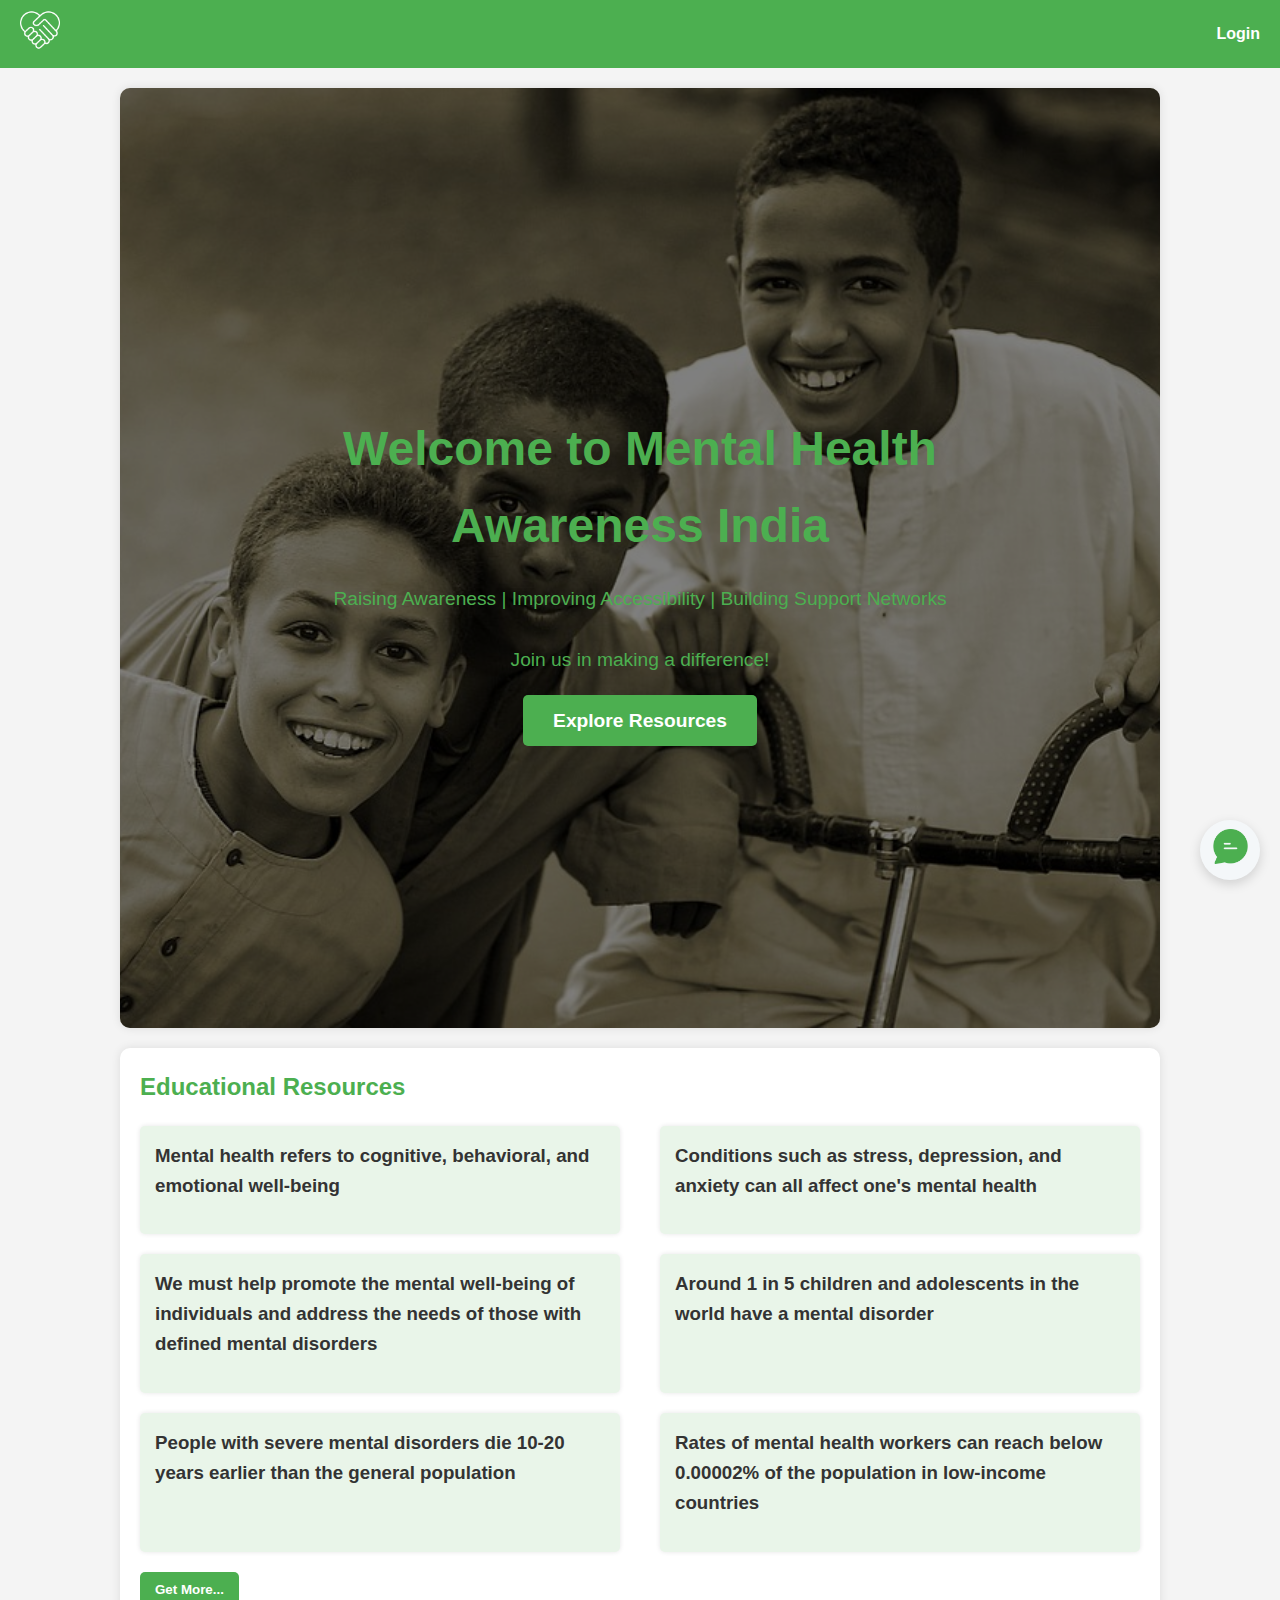
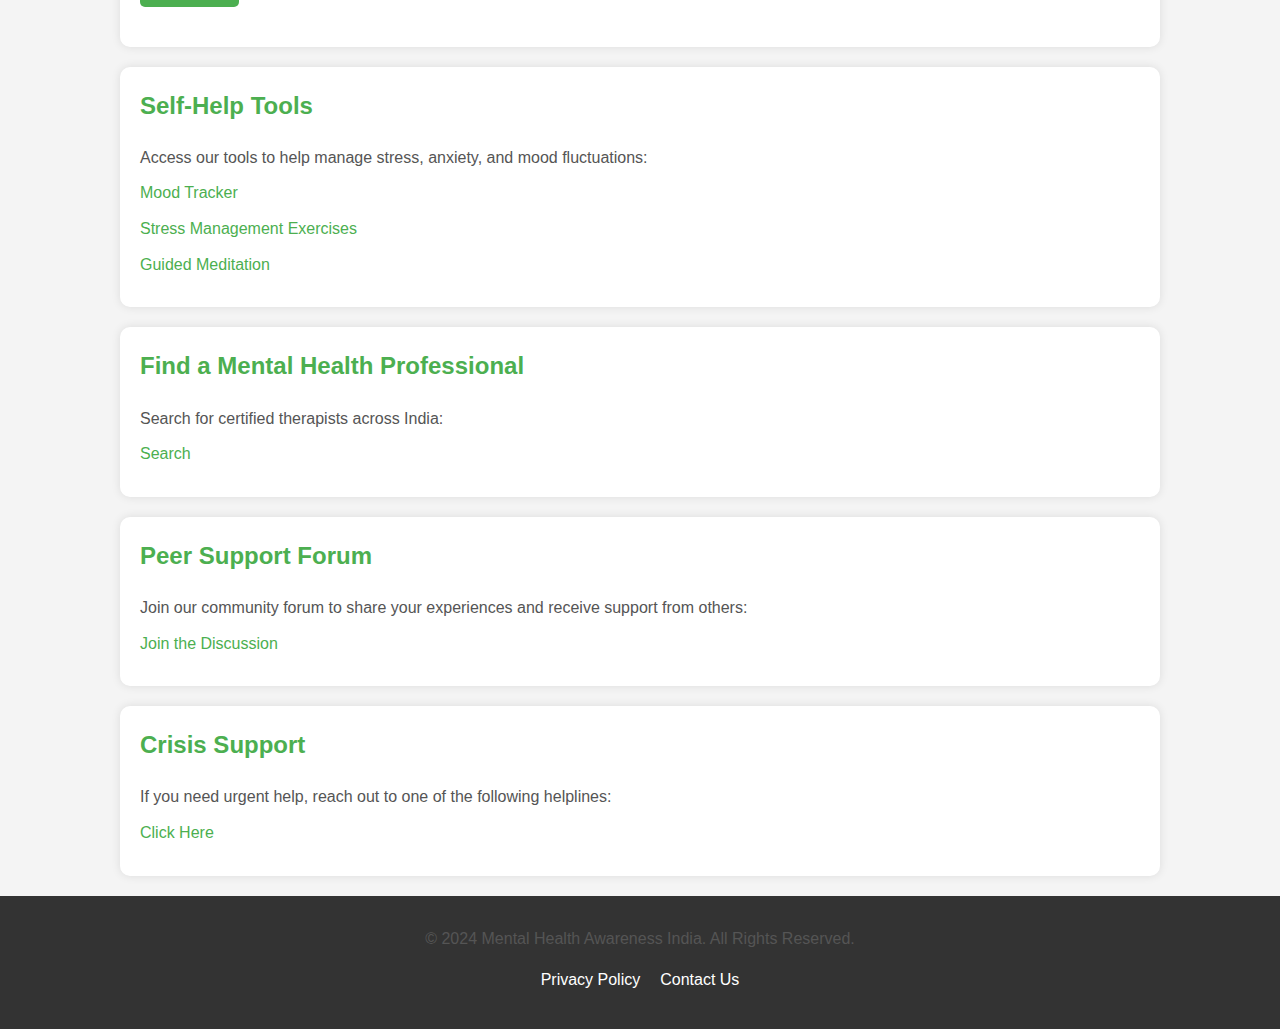
<file: index.html>
<!DOCTYPE html>
<html lang="en">
<head>
    <meta charset="UTF-8">
    <meta name="viewport" content="width=device-width, initial-scale=1.0">
    <meta http-equiv="X-UA-Compatible" content="ie=edge">
    <title>Mental Health Awareness India</title>
    <link rel="stylesheet" href="styles.css">
</head>
<body>
    <!-- Header -->
    <header>
        <div class="logo">
            <a href="index.html">
                <img src="handshake.png" alt="">
            </a>
        </div>
        <navbar>
            <ul id="nav-links">
                <li><a href="login.html">Login</a></li>
            </ul>
        </navbar>
    </header>    

    <!-- Home Section -->
    <section id="home" class="hero">
        <div class="overlay">
            <div class="hero-content">
                <h1>Welcome to Mental Health Awareness India</h1>
                <p>Raising Awareness | Improving Accessibility | Building Support Networks</p>
                <p>Join us in making a difference!</p>
                <a href="login.html" class="cta-button">Explore Resources</a>
            </div>
        </div>
        <div class="background-slides"></div> <!-- New container for background slides -->
    </section>

    <!-- Resources Section -->
    <section id="resources">
        <h2>Educational Resources</h2>
        <div class="articles">
            <article>
                <h3>Mental health refers to cognitive, behavioral, and emotional well-being</h3>
            </article>
            <article>
                <h3>Conditions such as stress, depression, and anxiety can all affect one's mental health</h3>
            </article>
        </div>
        <div class="articles">
            <article>
                <h3>We must help promote the mental well-being of individuals and address the needs of those with defined mental disorders</h3>
            </article>
            <article>
                <h3>Around 1 in 5 children and adolescents in the world have a mental disorder</h3>
            </article>
        </div>
        <div class="articles">
            <article>
                <h3>People with severe mental disorders die 10-20 years earlier than the general population</h3>
            </article>
            <article>
                <h3>Rates of mental health workers can reach below 0.00002% of the population in low-income countries</h3>
            </article>
        </div>
        <form action="login.html"><button type="submit">Get More...</button></form>
    </section>

    <!-- Self-Help Tools Section -->
    <section id="self-help">
        <h2>Self-Help Tools</h2>
        <p>Access our tools to help manage stress, anxiety, and mood fluctuations:</p>
        <a href="login.html">Mood Tracker</a><br>
        <a href="login.html">Stress Management Exercises</a><br>
        <a href="login.html">Guided Meditation</a>
    </section>

    <!-- Therapist Directory Section -->
    <section id="therapist-directory">
        <h2>Find a Mental Health Professional</h2>
        <p>Search for certified therapists across India:</p>
        <a href="login.html">Search</a>
    </section>

    <!-- Forum Section -->
    <section id="forums">
        <h2>Peer Support Forum</h2>
        <p>Join our community forum to share your experiences and receive support from others:</p>
        <a href="login.html">Join the Discussion</a>
    </section>

    <!-- Crisis Support Section -->
    <section id="crisis-support">
        <h2>Crisis Support</h2>
        <p>If you need urgent help, reach out to one of the following helplines:</p>
        <a href="login.html">Click Here</a>
    </section>

    <!-- Chatbot Icon and Container -->
    <div id="chatbot-icon" onclick="toggleChatWindow()">
        <a href="login.html">
        <img src="images/chat.png" alt="Chatbot Icon" />
        </a>
    </div>

    <!-- Footer -->
    <footer>
        <p>© 2024 Mental Health Awareness India. All Rights Reserved.</p>
        <ul>
            <li><a href="login.html">Privacy Policy</a></li>
            <li><a href="login.html">Contact Us</a></li>
        </ul>
    </footer>

</body>
</html>
</file>
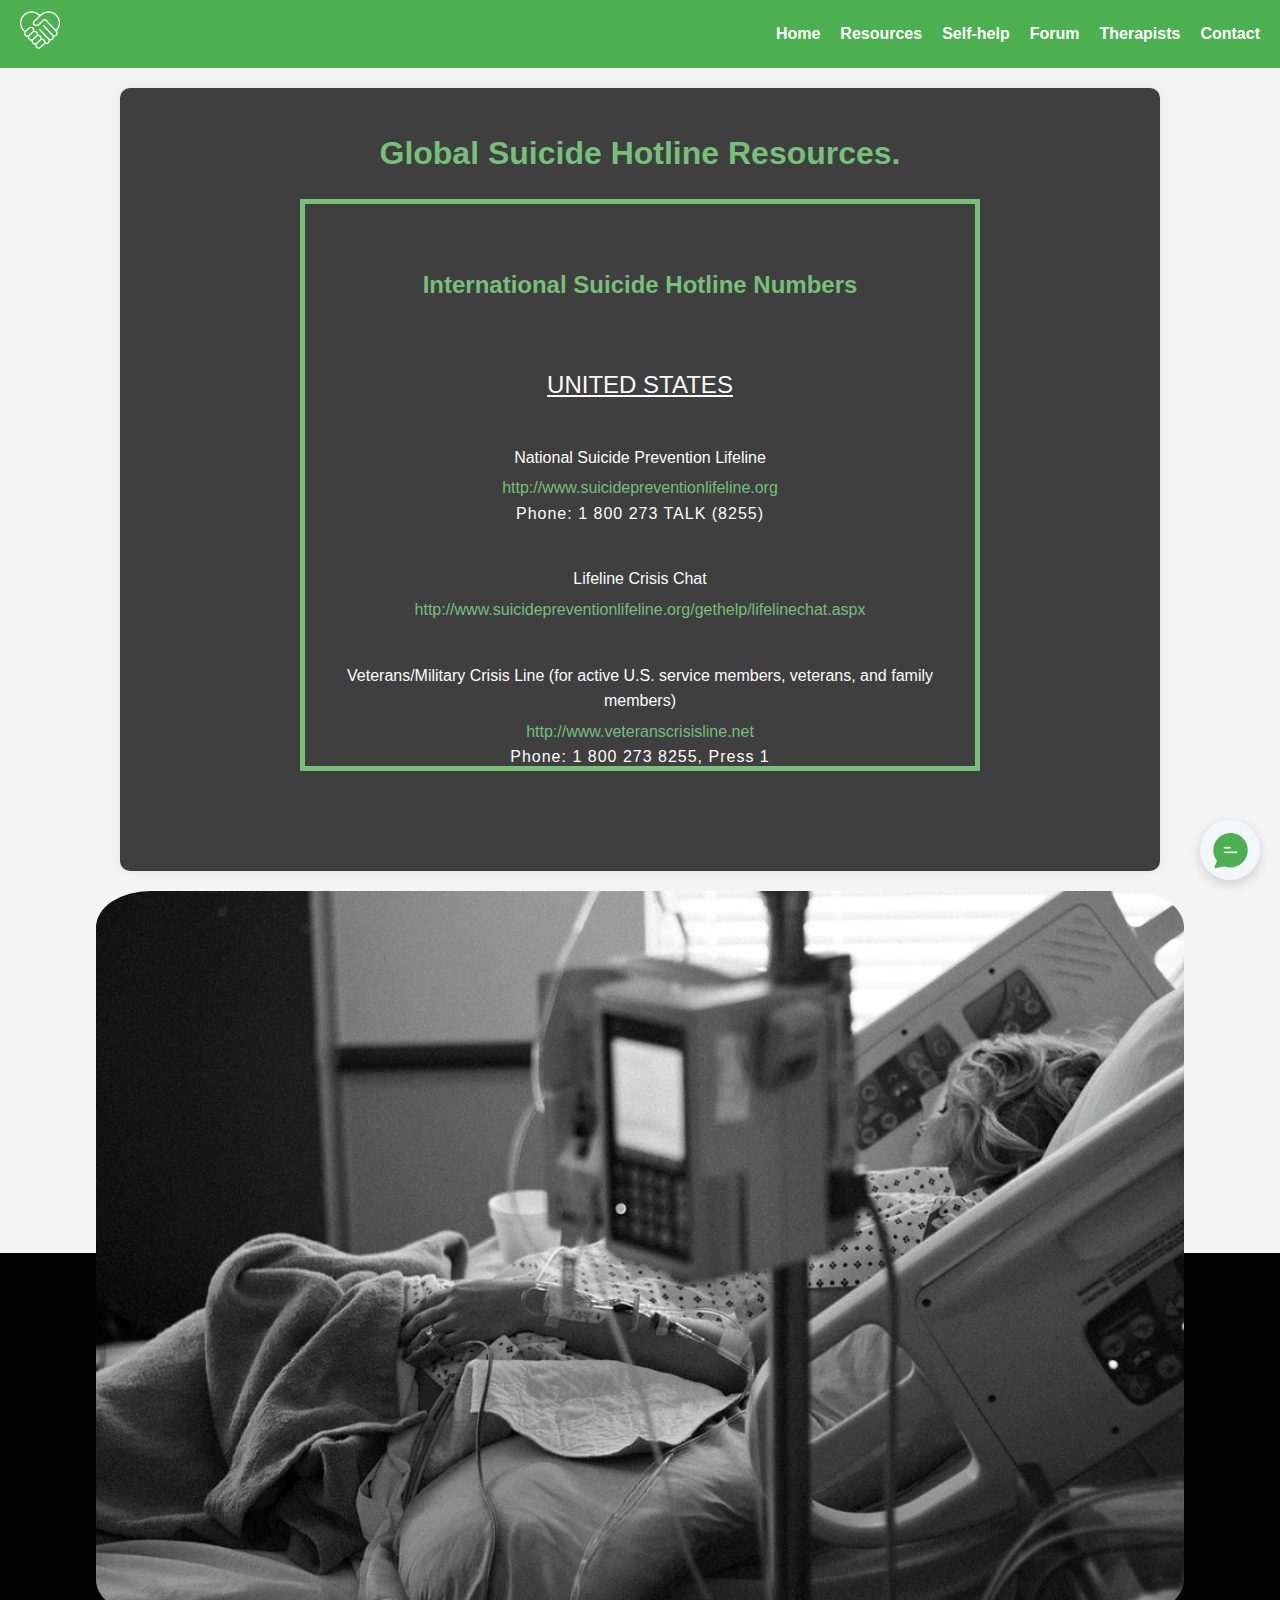
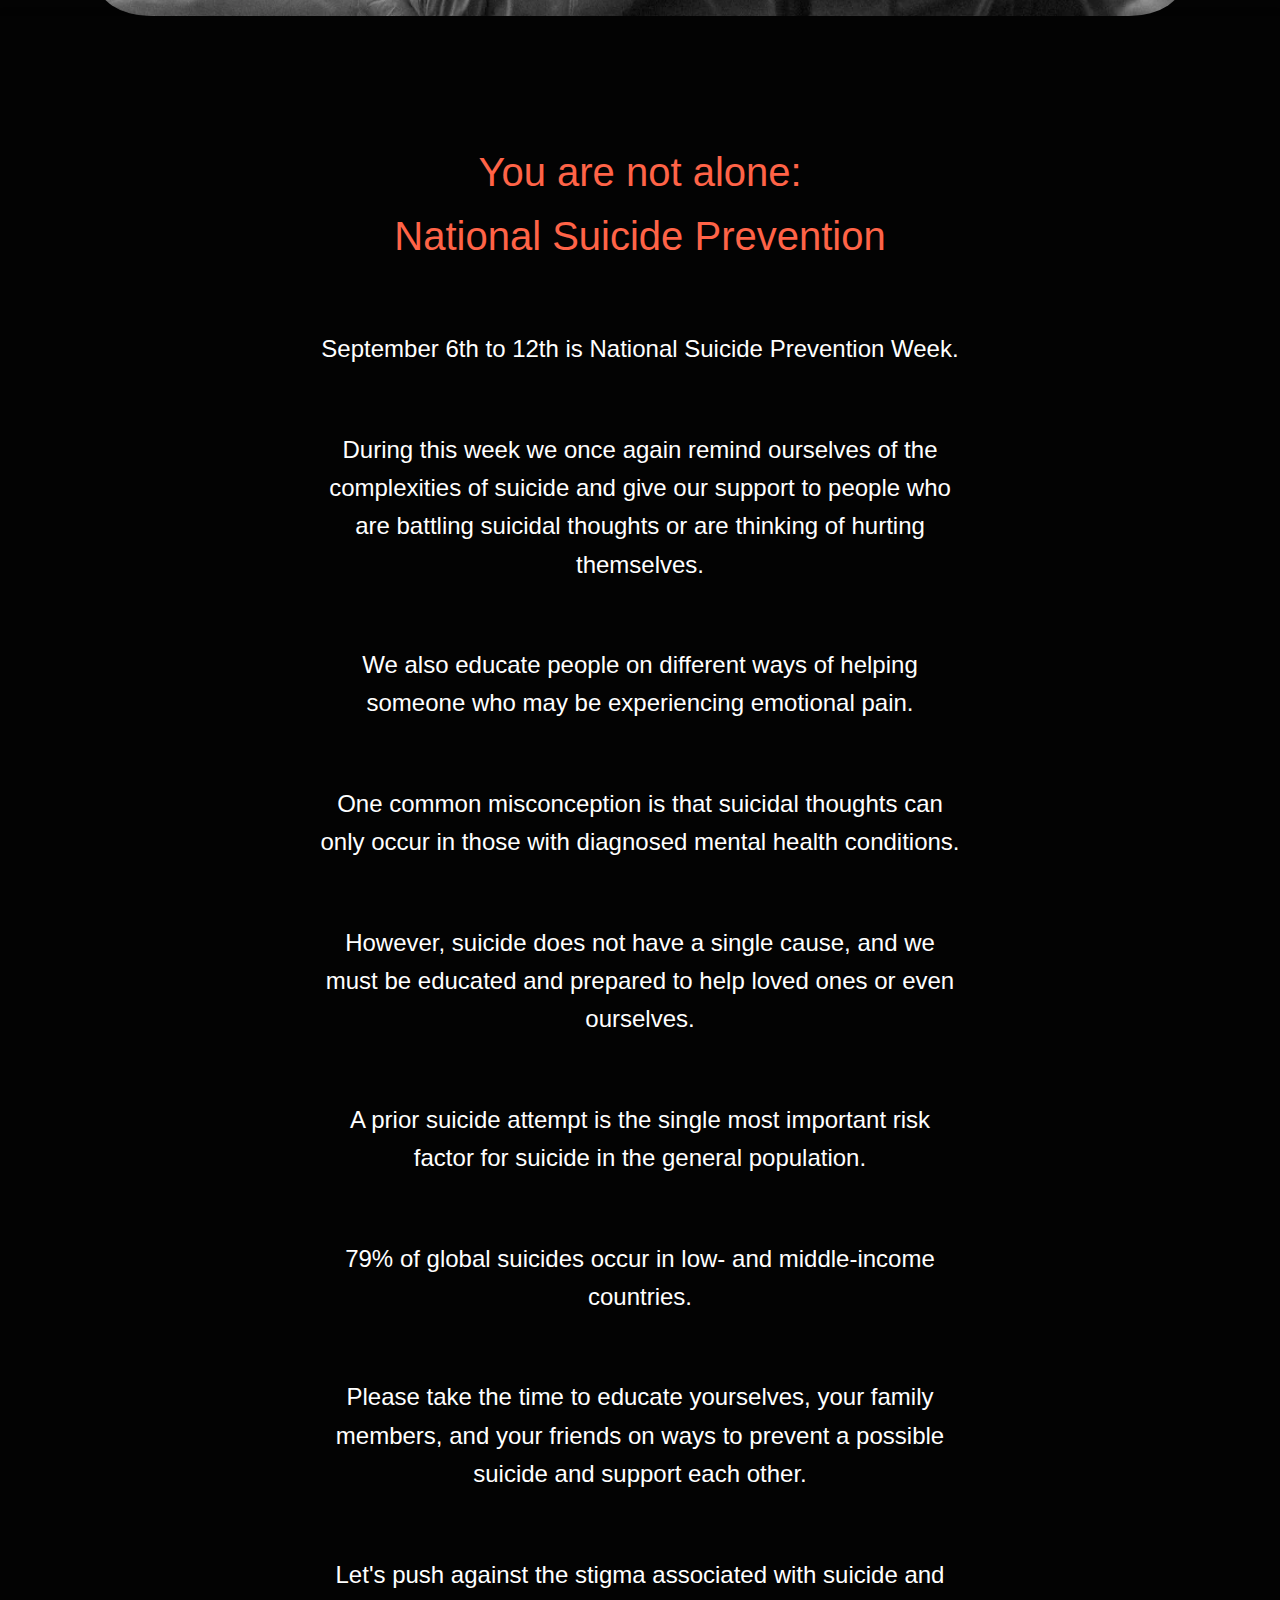
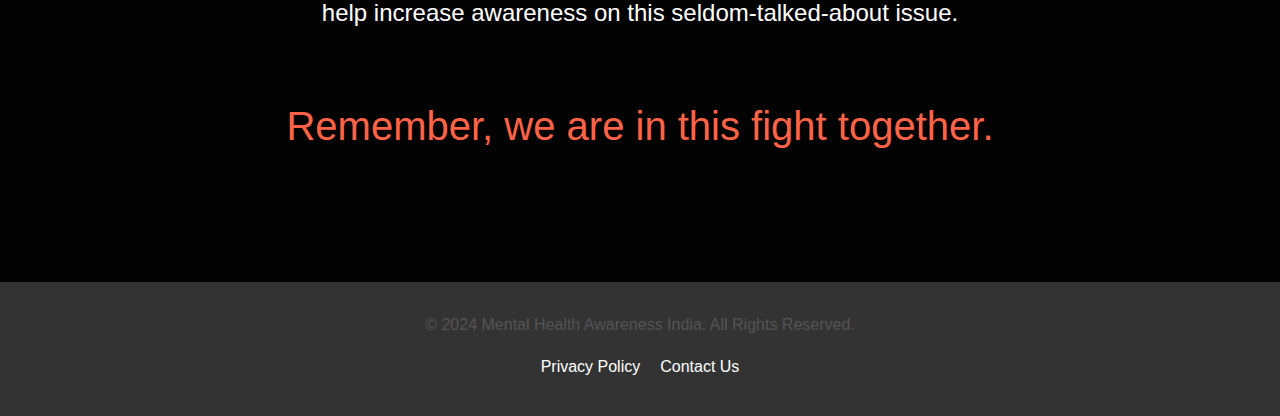
<file: contact.html>
<!DOCTYPE html>
<html lang="en">
<head>
    <meta charset="UTF-8">
    <meta name="viewport" content="width=device-width, initial-scale=1.0">
    <meta http-equiv="X-UA-Compatible" content="ie=edge">
    <title>Mental Health Awareness India</title>
    <link rel="stylesheet" href="styles.css">
</head>
<body>
    <!-- Header -->
    <header>
        <div class="logo">
            <a href="home.html">
                <img src="handshake.png" alt="">
            </a>
        </div>
        <nav>
            <ul id="nav-links">
                <li><a href="home.html">Home</a></li>
                <li><a href="resources.html">Resources</a></li>
                <li><a href="self-help.html">Self-help</a></li>
                <li><a href="forum.html">Forum</a></li>
                <li><a href="therapists.html">Therapists</a></li>
                <li><a href="contact.html">Contact</a></li>
            </ul>
        </nav>
        <div class="hamburger" onclick="toggleMenu()">&#9776;</div>
    </header>   

    <section id="help-yourself-suicide-hotlines">
        <div class="main-header" id="suicide-hotline-resources">Global Suicide Hotline Resources.</div>
        <div class="suicide-hotlines-body">
            <div class="suicide-hotlines-title">International Suicide Hotline Numbers</div> 
            <!-- all data taken from https://faq.whatsapp.com/general/security-and-privacy/global-suicide-hotline-resources/?lang=en -->
            <!-- no aria-labels were placed for the links in this section as they are obvious from the text -->

            <div class="suicide-hotlines-country">United States</div>
            <div class="suicide-hotlines-organization">National Suicide Prevention Lifeline</div>
            <div class="suicide-hotlines-link"><a href="http://www.suicidepreventionlifeline.org" target="_blank">http://www.suicidepreventionlifeline.org</a></div>
            <div class="suicide-hotlines-phone"><a href="tel:18002738255">Phone: 1 800 273 TALK (8255)</a></div>

            <div class="suicide-hotlines-organization">Lifeline Crisis Chat</div>
            <div class="suicide-hotlines-link"><a href="http://www.suicidepreventionlifeline.org/gethelp/lifelinechat.aspx" target="_blank">http://www.suicidepreventionlifeline.org/gethelp/lifelinechat.aspx</a></div>

            <div class="suicide-hotlines-organization">Veterans/Military Crisis Line (for active U.S. service members, veterans, and family members)</div>
            <div class="suicide-hotlines-link"><a href="http://www.veteranscrisisline.net" target="_blank">http://www.veteranscrisisline.net</a></div>
            <div class="suicide-hotlines-phone"><a href="tel:18002738255">Phone: 1 800 273 8255, Press 1</a></div>

            <div class="suicide-hotlines-organization">The Trevor Project (for LGBT youth, friends and family members)</div>
            <div class="suicide-hotlines-link"><a href="http://www.thetrevorproject.org" target="_blank">http://www.thetrevorproject.org</a></div>
            <div class="suicide-hotlines-phone"><a href="tel:186648873865">Phone: 1 866 488 73865</a></div>
            
            <div class="suicide-hotlines-country">Worldwide</div>
            <div class="suicide-hotlines-organization">Befrienders</div>
            <div class="suicide-hotlines-link"><a href="http://www.befrienders.org" target="_blank">http://www.befrienders.org</a></div>
            
            <div class="suicide-hotlines-country">Australia</div>
            <div class="suicide-hotlines-organization">Lifeline Australia</div>
            <div class="suicide-hotlines-link"><a href="http://www.lifeline.org.au" target="_blank">http://www.lifeline.org.au</a></div>
            <div class="suicide-hotlines-phone"><a href="tel:131114">Phone: 13 11 14</a></div>
            
            <div class="suicide-hotlines-organization">Kids Helpline</div>
            <div class="suicide-hotlines-link"><a href="http://www.kidshelp.com.au" target="_blank">http://www.kidshelp.com.au</a></div>
            <div class="suicide-hotlines-phone"><a href="tel:1800551800">Phone: 1800 55 1800</a></div>
            
            <div class="suicide-hotlines-organization">Headspace</div>
            <div class="suicide-hotlines-link"><a href="http://www.eheadspace.org.au" target="_blank">http://www.eheadspace.org.au</a></div>
            <div class="suicide-hotlines-phone"><a href="tel:1800650890">Phone: 1800 650 890</a></div>
            
            <div class="suicide-hotlines-country">Austria</div>
            <div class="suicide-hotlines-organization">Rat auf Draht</div>
            <div class="suicide-hotlines-link"><a href="http://rataufdraht.orf.at" target="_blank">http://rataufdraht.orf.at</a></div>
            <div class="suicide-hotlines-phone"><a href="tel:147">Phone: 147</a></div>
            
            <div class="suicide-hotlines-organization">TelefonSeelsorge – Notruf 142</div>
            <div class="suicide-hotlines-link"><a href="http://www.telefonseelsorge.at" target="_blank">http://www.telefonseelsorge.at</a></div>
            <div class="suicide-hotlines-phone"><a href="tel:142">Phone: 142 (24 Stunden täglich)</a></div>
            <div class="suicide-hotlines-email"><a href="https://onlineberatung-telefonseelsorge.at">Email: https://onlineberatung-telefonseelsorge.at (chat & mail)</a></div>
            
            <div class="suicide-hotlines-country">Belgium</div>
            <div class="suicide-hotlines-organization">Centrum Ter Preventie Van Zelfdoding</div>
            <div class="suicide-hotlines-link"><a href="http://www.zelfmoord1813.be" target="_blank">http://www.zelfmoord1813.be</a></div>
            <div class="suicide-hotlines-phone"><a href="tel:1813">Phone: 1813</a></div>
            
            <div class="suicide-hotlines-country">Brazil</div>
            <div class="suicide-hotlines-organization">CVV</div>
            <div class="suicide-hotlines-link"><a href="http://www.cvv.org.br" target="_blank">http://www.cvv.org.br</a></div>
            <div class="suicide-hotlines-phone"><a href="tel:188">Phone: 188</a></div>
            <div class="suicide-hotlines-email"><a href="mailto:atendimento@cvv.org.br">Email: atendimento@cvv.org.br</a></div>
            
            <div class="suicide-hotlines-country">Canada</div>
            <div class="suicide-hotlines-organization">Kids Help Phone (for youth under 20)</div>
            <div class="suicide-hotlines-phone"><a href="tel:18006686868">Phone: 1 800 6686868</a></div>

            <div class="suicide-hotlines-organization">For people over 20, find a crisis centre that serves your area:</div>
            <div class="suicide-hotlines-link"><a href="http://suicideprevention.ca/thinking-aboutsuicide/find-a-crisis-centre" target="_blank">http://suicideprevention.ca/thinking-aboutsuicide/find-a-crisis-centre</a></div>
            
            <div class="suicide-hotlines-country">Czech Republic</div>
            <div class="suicide-hotlines-organization">Linka bezpečí</div>
            <div class="suicide-hotlines-link"><a href="https://www.linkabezpeci.cz/" target="_blank">www.linkabezpeci.cz</a></div>
            <div class="suicide-hotlines-phone"><a href="tel:116111">Phone: 116 111 (děti a mládež)</a></div>
            
            <div class="suicide-hotlines-organization">Pražská linka důvěry</div>
            <div class="suicide-hotlines-phone"><a href="tel:222580697">Phone: 222 580 697</a></div>
            
            <div class="suicide-hotlines-organization">Linka důvěry Ostrava</div>
            <div class="suicide-hotlines-link"><a href="http://www.mnof.cz/linka_duvery" target="_blank">http://www.mnof.cz/linka_duvery</a></div>
            <div class="suicide-hotlines-phone"><a href="tel:596618908">Phone: 596 618 908</a></div>
            <div class="suicide-hotlines-phone"><a href="tel:737267939">Phone: 737 267 939</a></div>
            
            <div class="suicide-hotlines-organization">Linka duševní tísně Most</div>
            <div class="suicide-hotlines-link"><a href="http://www.mostknadeji.eu/linka-dusevni-tisne" target="_blank">http://www.mostknadeji.eu/linka-dusevni-tisne</a></div>
            <div class="suicide-hotlines-phone"><a href="tel:476701444">Phone: 476 701 444</a></div>
            
            <div class="suicide-hotlines-organization">Linka důvěry DKC</div>
            <div class="suicide-hotlines-link"><a href="http://dkc.cz/linka_duvery.php" target="_blank">http://dkc.cz/linka_duvery.php</a></div>
            <div class="suicide-hotlines-phone"><a href="tel:241484149">Phone: 241 484 149</a></div>
            
            <div class="suicide-hotlines-country">Denmark</div>
            <div class="suicide-hotlines-organization">Livslinien</div>
            <div class="suicide-hotlines-link"><a href="http://www.livslinien.dk" target="_blank">http://www.livslinien.dk</a></div>
            <div class="suicide-hotlines-phone"><a href="tel:70201201">Phone: 70 201 201</a></div>
            
            <div class="suicide-hotlines-organization">Børne</div>
            <div class="suicide-hotlines-link"><a href="https://bornetelefonen.dk/ring" target="_blank">https://bornetelefonen.dk/ring</a></div>
            <div class="suicide-hotlines-phone"><a href="tel:116111">Phone: 116 111 (Child Helpline is open daily from 11:00-23:00.)</a></div>
            
            <div class="suicide-hotlines-country">Finland</div>
            <div class="suicide-hotlines-organization">Suomen Mielenterveysseura</div>
            <div class="suicide-hotlines-phone"><a href="tel:010195202">Phone: 01019 5202</a></div>
            
            <div class="suicide-hotlines-country">France</div>
            <div class="suicide-hotlines-organization">S.O.S Amitié</div>
            <div class="suicide-hotlines-link"><a href="http://www.sos-amitie.org" target="_blank">http://www.sos-amitie.org</a></div>
            <div class="suicide-hotlines-phone"><a href="tel:0142962626">Phone: 01 42 96 26 26</a></div>
            
            <div class="suicide-hotlines-country">Germany</div>
            <div class="suicide-hotlines-organization">Telefonseelsorge</div>
            <div class="suicide-hotlines-link"><a href="http://www.telefonseelsorge.de" target="_blank">http://www.telefonseelsorge.de</a></div>
            <div class="suicide-hotlines-phone"><a href="tel:08001110111">Phone: 0800 111 0 111</a></div>
            <div class="suicide-hotlines-phone"><a href="tel:08001110222">Phone: 0800 111 0 222</a></div>
            
            <div class="suicide-hotlines-organization">Nummer gegen Kummer</div>
            <div class="suicide-hotlines-link"><a href="https://www.nummergegenkummer.de" target="_blank">https://www.nummergegenkummer.de</a></div>
            <div class="suicide-hotlines-phone"><a href="tel:08001110550">Phone: 0800 111 0 550 (adults)</a></div>
            <div class="suicide-hotlines-phone"><a href="tel:08001110333">Phone: 0800 111 0 333 (children)</a></div>
            
            <div class="suicide-hotlines-country">Greece</div>
            <div class="suicide-hotlines-organization">Klimaka NGO</div>
            <div class="suicide-hotlines-link"><a href="http://www.klimaka.org.gr" target="_blank">http://www.klimaka.org.gr</a></div>
            
            <div class="suicide-hotlines-organization">Suicide Help Greece</div>
            <div class="suicide-hotlines-link"><a href="http://www.suicide-help.gr" target="_blank">http://www.suicide-help.gr</a></div>
            <div class="suicide-hotlines-phone"><a href="tel:1018">Phone: 1018</a></div>
            
            <div class="suicide-hotlines-country">Hong Kong</div>
            <div class="suicide-hotlines-organization">The Samaritan Befrienders Hong Kong</div>
            <div class="suicide-hotlines-link"><a href="http://www.help4suicide.com.hk" target="_blank">http://www.help4suicide.com.hk</a></div>
            
            <div class="suicide-hotlines-organization">The Samaritan Befrienders Hong Kong</div>
            <div class="suicide-hotlines-link"><a href="http://www.sbhk.org.hk" target="_blank">http://www.sbhk.org.hk</a></div>
            <div class="suicide-hotlines-phone"><a href="tel:23892222">Phone: 2389 2222</a></div>
            
            <div class="suicide-hotlines-organization">The Samaritans Hong Kong</div>
            <div class="suicide-hotlines-link"><a href="http://www.samaritans.org.hk" target="_blank">http://www.samaritans.org.hk</a></div>
            <div class="suicide-hotlines-phone"><a href="tel:28960000">Phone: 2896 0000</a></div>
            
            <div class="suicide-hotlines-country">Hungary</div>
            <div class="suicide-hotlines-organization">Magyar Lelki Elsősegély Telefonszolgálatok Szövetsége</div>
            <div class="suicide-hotlines-link"><a href="http://www.sos505.hu" target="_blank">http://www.sos505.hu</a></div>
            <div class="suicide-hotlines-phone"><a href="tel:116123">Phone: 116 123</a></div>
            <div class="suicide-hotlines-email"><a href="mailto:sos@sos505.hu">Email: sos@sos505.hu</a></div>
            
            <div class="suicide-hotlines-organization">Kek Vonal</div>
            <div class="suicide-hotlines-phone"><a href="tel:116111">Phone: 116-111</a></div>
            
            <div class="suicide-hotlines-country">India</div>
            <div class="suicide-hotlines-organization">AASRA</div>
            <div class="suicide-hotlines-link"><a href="http://www.aasra.info" target="_blank">http://www.aasra.info</a></div>
            <div class="suicide-hotlines-phone"><a href="tel:912227546669">Phone: 91-22-27546669</a></div>
            <div class="suicide-hotlines-phone"><a href="tel:912227546667">Phone: 91-22-27546667</a></div>
            <div class="suicide-hotlines-email"><a href="emailto:aasrahelpline@yahoo.com">Email: aasrahelpline@yahoo.com</a></div>

            
            <div class="suicide-hotlines-country">Israel</div>
            <div class="suicide-hotlines-organization">ERAN</div>
            <div class="suicide-hotlines-link"><a href="http://www.eran.org.il" target="_blank">http://www.eran.org.il</a></div>
            <div class="suicide-hotlines-phone"><a href="tel:1201">Phone: Free call within Israel: 1201</a></div>
            <div class="suicide-hotlines-phone"><a href="tel:972768844400">Phone: Out of Israel: 972-76-8844400</a></div>
            
            <div class="suicide-hotlines-organization">SAHAR (Emotional support chat line)(Hebrew)</div>
            <div class="suicide-hotlines-link"><a href="http://www.sahar.org.il" target="_blank">http://www.sahar.org.il</a></div>
            
            <div class="suicide-hotlines-organization">SAHAR (Emotional support chat line)(Arabic)</div>
            <div class="suicide-hotlines-link"><a href="http://www.sahar.org.il/?categoryId=63068" target="_blank">http://www.sahar.org.il/?categoryId=63068</a></div>
            
            <div class="suicide-hotlines-country">Italy</div>
            <div class="suicide-hotlines-organization">Telefono Azzurro</div>
            <div class="suicide-hotlines-phone"><a href="tel:19696">Phone: 19696</a></div>
            
            <div class="suicide-hotlines-organization">Telefono Amico</div>
            <div class="suicide-hotlines-link"><a href="http://www.telefonoamico.it" target="_blank">http://www.telefonoamico.it</a></div>
            <div class="suicide-hotlines-phone"><a href="tel:199284284">Phone: 199 284 284</a></div>
            
            <div class="suicide-hotlines-country">Latvia</div>
            <div class="suicide-hotlines-organization">Skalbes</div>
            <div class="suicide-hotlines-link"><a href="http://www.skalbes.lv" target="_blank">http://www.skalbes.lv</a></div>
            <div class="suicide-hotlines-phone"><a href="tel:37167222922">Phone: 371 67222922</a></div>
            <div class="suicide-hotlines-phone"><a href="tel:37127722292">Phone: 371 27722292</a></div>

            
            <div class="suicide-hotlines-country">Lithuania</div>
            <div class="suicide-hotlines-organization">Lithuanian Association of Emotional Support Lines</div>
            <div class="suicide-hotlines-link"><a href="http://www.klausau.lt" target="_blank">http://www.klausau.lt</a></div>
            
            <div class="suicide-hotlines-organization">Vaikų linija (Child line)</div>
            <div class="suicide-hotlines-link"><a href="http://www.vaikulinija.lt" target="_blank">http://www.vaikulinija.lt</a></div>
            <div class="suicide-hotlines-phone"><a href="tel:116111">Phone: 116 111</a></div>
            
            <div class="suicide-hotlines-organization">Jaunimo linija (Youth line)</div>
            <div class="suicide-hotlines-link"><a href="http://www.jaunimolinija.lt/laiskai/" target="_blank">http://www.jaunimolinija.lt/laiskai/</a></div>
            <div class="suicide-hotlines-phone"><a href="tel:880028888">Phone: 8 800 28888</a></div>
            
            <div class="suicide-hotlines-organization">Vilties linija (Hope line)</div>
            <div class="suicide-hotlines-link"><a href="https://kpsc.lt/" target="_blank">http://www.kpsc.lt/vilties_linija.html</a></div>
            <div class="suicide-hotlines-phone"><a href="tel:116123">Phone: 116 123</a></div>
            <div class="suicide-hotlines-email"><a href="emailto:vilties.linija@gmail.com">Email: vilties.linija@gmail.com</a></div>
            
            <div class="suicide-hotlines-organization">Pagalbos moterims linija (Women's line)</div>
            <div class="suicide-hotlines-link"><a href="http://www.moteriai.lt" target="_blank">http://www.moteriai.lt</a></div>
            <div class="suicide-hotlines-phone"><a href="tel:880066366">Phone: 8 800 66366</a></div>
            <div class="suicide-hotlines-email"><a href="emailto:pagalba@moteriai.lt">Email: pagalba@moteriai.lt</a></div>
            
            <div class="suicide-hotlines-organization">Linija Doverija (Support for Russian-speaking clients)</div>
            <div class="suicide-hotlines-phone"><a href="tel:880077277">Phone: 8 800 77277</a></div>
            
            <div class="suicide-hotlines-country">Luxembourg</div>
            <div class="suicide-hotlines-organization">SOS Détresse – Hëllef iwwer Telefon</div>
            <div class="suicide-hotlines-link"><a href="http://www.454545.lu" target="_blank">http://www.454545.lu</a></div>
            <div class="suicide-hotlines-phone"><a href="tel:454545">Phone: 454545</a></div>
            
            <div class="suicide-hotlines-organization">Kanner-Jugendtelefon</div>
            <div class="suicide-hotlines-link"><a href="http://www.kjt.lu" target="_blank">http://www.kjt.lu</a></div>
            <div class="suicide-hotlines-phone"><a href="tel:116111">Phone: 116 111</a></div>

            <div class="suicide-hotlines-country">Mexico</div>
            <div class="suicide-hotlines-organization">Consejo Ciudadano</div>
            <div class="suicide-hotlines-link"><a href="http://consejociudadanomx.org" target="_blank">http://consejociudadanomx.org</a></div>
            <div class="suicide-hotlines-phone"><a href="tel:5555335533">Phone: 55 5533-5533</a></div>

            <div class="suicide-hotlines-organization">Instituto Hispanoamericano de Suicidologia, A.C</div>
            <div class="suicide-hotlines-phone"><a href="tel:+525546313300">Phone: +5255 46313300</a></div>
            <div class="suicide-hotlines-email"><a href="emailto:info@suicidiologia.com.mx">Email: info@suicidiologia.com.mx</a></div>

            <div class="suicide-hotlines-country">Netherlands</div>
            <div class="suicide-hotlines-organization">Foundation 113 Online</div>
            <div class="suicide-hotlines-link"><a href="http://www.113online.nl" target="_blank">http://www.113online.nl</a></div>
            <div class="suicide-hotlines-phone"><a href="tel:09001130113">Phone: 0900-113 0 113</a></div>

            <div class="suicide-hotlines-country">New Zealand</div>
            <div class="suicide-hotlines-organization">National Depression Initiative</div>
            <div class="suicide-hotlines-link"><a href="http://www.depression.org.nz" target="_blank">http://www.depression.org.nz</a></div>

            <div class="suicide-hotlines-organization">The Lowdown</div>
            <div class="suicide-hotlines-link"><a href="http://www.thelowdown.co.nz" target="_blank">http://www.thelowdown.co.nz</a></div>
            <div class="suicide-hotlines-phone"><a href="tel:0800111757">Phone: 0800 111 757</a></div>
            <div class="suicide-hotlines-email"><a href="emailto:team@thelowdown.co.nz">Email: team@thelowdown.co.nz</a></div>

            <div class="suicide-hotlines-organization">Youthline</div>
            <div class="suicide-hotlines-link"><a href="http://www.youthline.co.nz" target="_blank">http://www.youthline.co.nz</a></div>
            <div class="suicide-hotlines-phone"><a href="tel:0800376633">Phone: 0800 376633</a></div>
            <div class="suicide-hotlines-email"><a href="emailto:talk@youthline.co.nz">Email: talk@youthline.co.nz</a></div>
            <div class="suicide-hotlines-email"><a href="emailto:parenttalk@youthline.co.nz">Email: parenttalk@youthline.co.nz</a></div>

            <div class="suicide-hotlines-country">Norway</div>
            <div class="suicide-hotlines-organization">Kirkens SOS</div>
            <div class="suicide-hotlines-link"><a href="http://www.kirkens-sos.no" target="_blank">http://www.kirkens-sos.no</a></div>
            <div class="suicide-hotlines-phone"><a href="tel:81533300">Phone: 815 33 300</a></div>

            <div class="suicide-hotlines-country">Poland</div>
            <div class="suicide-hotlines-organization">Fundacja Dzieci Niczyje</div>
            <div class="suicide-hotlines-link"><a href="http://www.116111.pl/napisz" target="_blank">http://www.116111.pl/napisz</a></div>
            <div class="suicide-hotlines-phone"><a href="tel:116111">Phone: 116 111</a></div>

            <div class="suicide-hotlines-country">Serbia</div>
            <div class="suicide-hotlines-organization">Centar Srce</div>
            <div class="suicide-hotlines-link"><a href="http://www.centarsrce.org" target="_blank">http://www.centarsrce.org</a></div>
            <div class="suicide-hotlines-phone"><a href="tel:0800300303">Phone: 0800 300 303</a></div>
            <div class="suicide-hotlines-email"><a href="emailto:vanja@centarsrce.org">Email: vanja@centarsrce.org</a></div>

            <div class="suicide-hotlines-country">Singapore</div>
            <div class="suicide-hotlines-organization">Samaritans of Singapore (SOS)</div>
            <div class="suicide-hotlines-phone"><a href="tel:18002214444">Phone: 1800 221 4444</a></div>
            <div class="suicide-hotlines-email"><a href="emailto:pat@samaritans.org.sg">Email: pat@samaritans.org.sg</a></div>

            <div class="suicide-hotlines-country">South Africa</div>
            <div class="suicide-hotlines-organization">The South African Depression and Anxiety Group (SADAG)</div>
            <div class="suicide-hotlines-link"><a href="http://www.sadag.org" target="_blank">http://www.sadag.org</a></div>
            <div class="suicide-hotlines-phone"><a href="tel:0800567567">Phone: 0800 567 567</a></div>

            <div class="suicide-hotlines-country">South Korea</div>
            <div class="suicide-hotlines-organization">중앙자살예방센터 (Korea Suicide Prevention Center)</div>
            <div class="suicide-hotlines-phone"><a href="tel:+82222030053">Phone: +82 2-2203-0053</a></div>
            <div class="suicide-hotlines-email"><a href="emailto:spc@spckorea.or.kr">Email: spc@spckorea.or.kr</a></div>

            <div class="suicide-hotlines-organization">보건복지부 보건복지콜센터 (Ministry of Health & Welfare Call Center)</div>
            <div class="suicide-hotlines-phone"><a href="tel:129">Phone: 129 (24시간 위기상담 / 24 hour hotline)</a></div>

            <div class="suicide-hotlines-organization">정신건강증진센터 정신건강위기상담전화 (Mental Health Center Crisis Counseling)</div>
            <div class="suicide-hotlines-phone"><a href="tel:15770199">Phone: 1577-0199 (24시간 위기상담 / 24 hour hotline)</a></div>

            <div class="suicide-hotlines-country">Spain</div>
            <div class="suicide-hotlines-organization">Teléfono de la Esperanza</div>
            <div class="suicide-hotlines-link"><a href="http://telefonodelaesperanza.org" target="_blank">http://telefonodelaesperanza.org</a></div>
            <div class="suicide-hotlines-phone"><a href="tel:902500002">Phone: 902500002</a></div>

            <div class="suicide-hotlines-country">Sweden</div>
            <div class="suicide-hotlines-organization">Mind</div>
            <div class="suicide-hotlines-link"><a href="https://mind.se/" target="_blank">https://mind.se/</a></div>

            <div class="suicide-hotlines-country">Switzerland</div>
            <div class="suicide-hotlines-organization">Tel 143 - La Main Tendue – Die Dargebotene Hand – Telefono Amico</div>
            <div class="suicide-hotlines-link"><a href="http://www.143.ch" target="_blank">http://www.143.ch</a></div>
            <div class="suicide-hotlines-phone"><a href="tel:143">Phone: 143</a></div>

            <div class="suicide-hotlines-country">Taiwan</div>
            <div class="suicide-hotlines-organization">Taiwan Suicide Prevention Center</div>
            <div class="suicide-hotlines-phone"><a href="tel:0800788995">Phone: 0800 788 995</a></div>
            <div class="suicide-hotlines-email"><a href="emailto:tspc-fb@tsos.org.tw">Email: tspc-fb@tsos.org.tw</a></div>

            <div class="suicide-hotlines-country">United Kingdom / Ireland</div>
            <div class="suicide-hotlines-organization">Samaritans</div>
            <div class="suicide-hotlines-link"><a href="http://www.samaritans.org" target="_blank">http://www.samaritans.org</a></div>
            <div class="suicide-hotlines-phone"><a href="tel:116123">Phone: 116 123</a></div>
            <div class="suicide-hotlines-email"><a href="emailto:jo@samaritans.org">Email: jo@samaritans.org</a></div>
        </div>
    </section>

    <section class="spread-the-word-full-image-white-to-black">
        <div><img src="images/hospital.png" alt="Black-and-white image of a woman lying on a hospital bed with IVs attached to her hand." loading="lazy"></div>
    </section>

    <section class="suicide-prevention">
        <div class="suicide-prevention-week">
            <div class="suicide-week-heading">You are not alone:<br> National Suicide Prevention</div>
            <div class="suicide-week-body">September 6th to 12th is National Suicide Prevention Week.</div>
            <div class="suicide-week-body">During this week we once again remind ourselves of the complexities of suicide and give our support to 
            people who are battling suicidal thoughts or are thinking of hurting themselves.</div>
            <div class="suicide-week-body">We also educate people on different ways of helping someone who may be experiencing emotional pain.</div>
            <div class="suicide-week-body">One common misconception is that suicidal thoughts can only occur in those with diagnosed mental health 
            conditions.</div>
            <div class="suicide-week-body">However, suicide does not have a single cause, and we must be educated and prepared to help 
            loved ones or even ourselves.</div>
            <div class="suicide-week-body">A prior suicide attempt is the single most important risk factor for suicide in the general 
            population.</div>
            <div class="suicide-week-body">79% of global suicides occur in low- and middle-income countries.</div>
            <div class="suicide-week-body">Please take the time to educate yourselves, your family members, and your friends on ways to prevent 
            a possible suicide and support each other.</div>
            <div class="suicide-week-body">Let's push against the stigma associated with suicide and help increase awareness on this 
            seldom-talked-about issue.</div>
            <div class="suicide-week-heading">Remember, we are in this fight together.</div>
        </div>
    </section>

    <!-- Chatbot Icon and Container -->
    <div id="chatbot-icon" onclick="toggleChatWindow()">
        <img src="images/chat.png" alt="Chatbot Icon" />
    </div>

    <div id="chatbot-container">
        <div id="chat-header">
            <h4>Chat with Us</h4>
            <button id="close-chat" onclick="toggleChatWindow()">×</button>
        </div>
        <div id="chat-window">
            <div id="chat-output"></div>
        </div>
        <div id="chat-input-area">
            <input id="chat-input" type="text" placeholder="Ask me anything..." />
            <button id="send-btn">Send</button>
        </div>
    </div>

    <!-- Footer -->
    <footer>
        <p>© 2024 Mental Health Awareness India. All Rights Reserved.</p>
        <ul>
            <li><a href="privacy.html">Privacy Policy</a></li>
            <li><a href="contact.html">Contact Us</a></li>
        </ul>
    </footer>

    <script>
        // JavaScript for toggling the dropdown menu in navbar
        function toggleMenu() {
            var navLinks = document.getElementById("nav-links");
            if (navLinks.classList.contains("open")) {
                navLinks.classList.remove("open");
            } else {
                navLinks.classList.add("open");
            }
        }
    </script>
    <script src="chatbot.js"></script>    

</body>
</html>
</file>
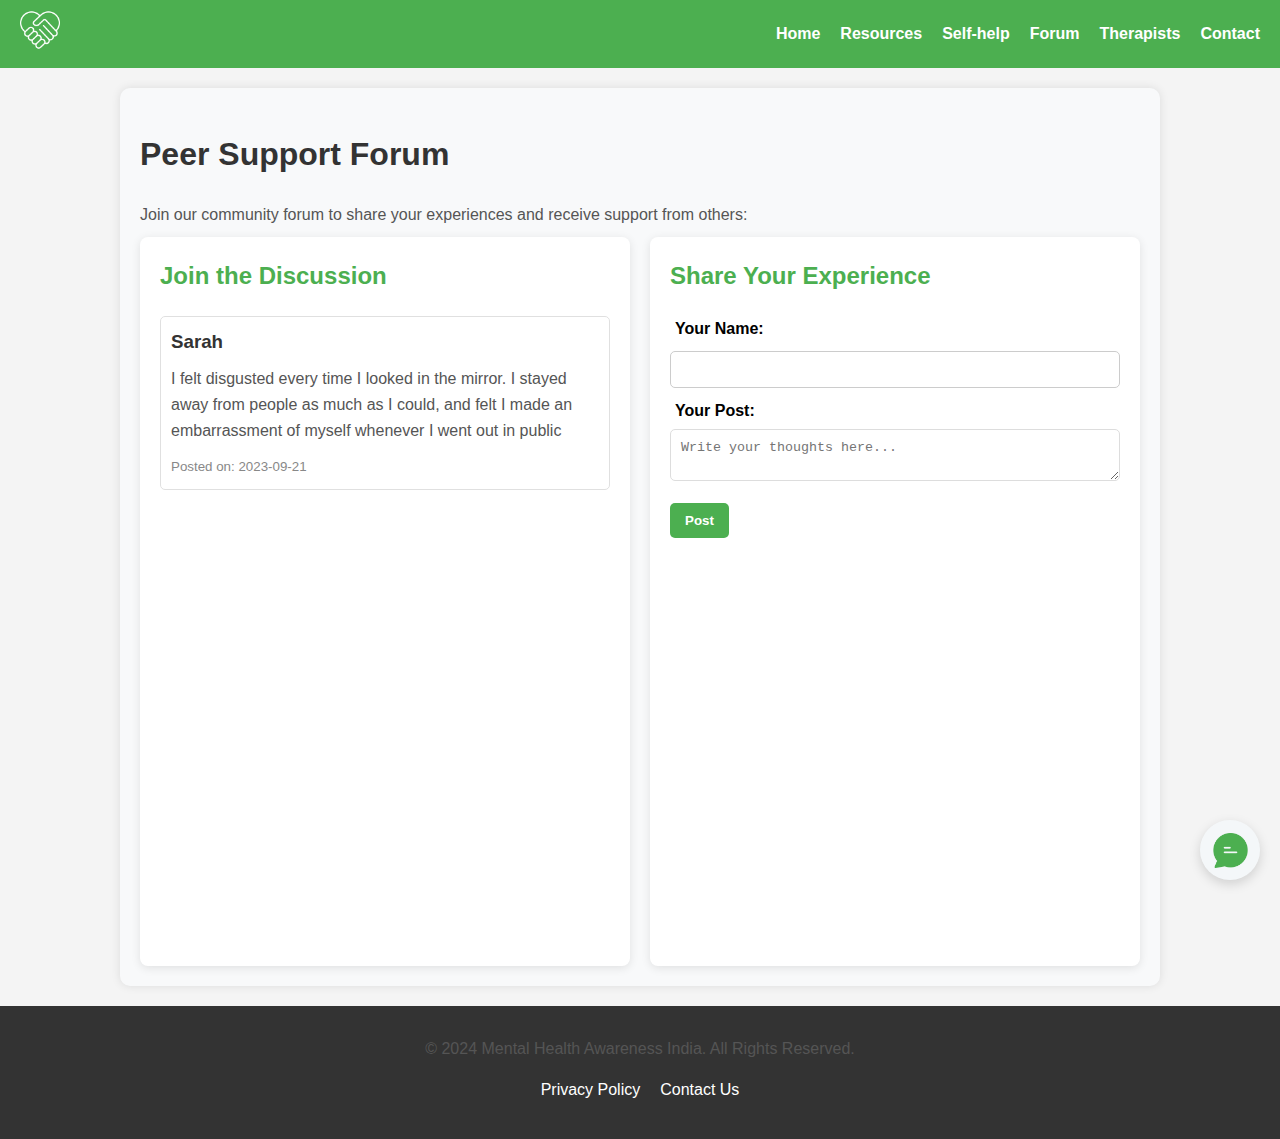
<file: forum.html>
<!DOCTYPE html>
<html lang="en">
<head>
    <meta charset="UTF-8">
    <meta name="viewport" content="width=device-width, initial-scale=1.0">
    <meta http-equiv="X-UA-Compatible" content="ie=edge">
    <title>Mental Health Awareness India</title>
    <link rel="stylesheet" href="styles.css">
</head>
<body>
    <!-- Header -->
    <header>
        <div class="logo">
            <a href="home.html">
                <img src="handshake.png" alt="">
            </a>
        </div>
        <nav>
            <ul id="nav-links">
                <li><a href="home.html">Home</a></li>
                <li><a href="resources.html">Resources</a></li>
                <li><a href="self-help.html">Self-help</a></li>
                <li><a href="forum.html">Forum</a></li>
                <li><a href="therapists.html">Therapists</a></li>
                <li><a href="contact.html">Contact</a></li>
            </ul>
        </nav>
        <div class="hamburger" onclick="toggleMenu()">&#9776;</div>
    </header> 

    <section id="peer-support-forum">
        <h1>Peer Support Forum</h1>
        <p>Join our community forum to share your experiences and receive support from others:</p>
        
        <div class="forum-container">
            <div class="discussion-section">
                <h2>Join the Discussion</h2>
                <div id="forum-posts">
                    <!-- Example post -->
                    <!-- <div class="post">
                        <h3>Sarah</h3>
                        <p>I felt disgusted every time I looked in the mirror. I stayed away from people as much as I could, and felt I made an embarrassment of myself whenever I went out in public</p>
                        <small>Posted on: 2023-09-21</small>
                    </div> -->
                    <!-- More posts will be dynamically added here -->
                </div>
            </div>
    
            <div class="post-form-section">
                <h2>Share Your Experience</h2>
                <form id="post-form">
                    <label for="username">Your Name:</label>
                    <input type="text" id="username" name="username" required>
    
                    <label for="post-content">Your Post:</label>
                    <textarea id="post-content" name="post-content" placeholder="Write your thoughts here..." required></textarea>
    
                    <button type="submit">Post</button>
                </form>
            </div>
        </div>
    </section>
    
    <!-- Chatbot Icon and Container -->
    <div id="chatbot-icon" onclick="toggleChatWindow()">
        <img src="images/chat.png" alt="Chatbot Icon" />
    </div>

    <div id="chatbot-container">
        <div id="chat-header">
            <h4>Chat with Us</h4>
            <button id="close-chat" onclick="toggleChatWindow()">×</button>
        </div>
        <div id="chat-window">
            <div id="chat-output"></div>
        </div>
        <div id="chat-input-area">
            <input id="chat-input" type="text" placeholder="Ask me anything..." />
            <button id="send-btn">Send</button>
        </div>
    </div>

    <!-- Footer -->
    <footer>
        <p>© 2024 Mental Health Awareness India. All Rights Reserved.</p>
        <ul>
            <li><a href="privacy.html">Privacy Policy</a></li>
            <li><a href="contact.html">Contact Us</a></li>
        </ul>
    </footer>

    <script>
        // JavaScript for toggling the dropdown menu in navbar
        function toggleMenu() {
            var navLinks = document.getElementById("nav-links");
            if (navLinks.classList.contains("open")) {
                navLinks.classList.remove("open");
            } else {
                navLinks.classList.add("open");
            }
        }

        // If there are no posts, then a default post will be displayed
        window.onload = function() {
            // Check if 'forumPosts' exists in localStorage
            let posts = JSON.parse(localStorage.getItem('forumPosts'));

            // If no posts exist, set a default post
            if (!posts || posts.length === 0) {
                posts = [
                    {
                        username: 'Sarah',
                        content: 'I felt disgusted every time I looked in the mirror. I stayed away from people as much as I could, and felt I made an embarrassment of myself whenever I went out in public',
                        date: 'Posted on: 2023-09-21'
                    }
                ];
                localStorage.setItem('forumPosts', JSON.stringify(posts));
            }
            displayPosts();
        };

        // On submitting the post-form, a new post will be created and will be added to forum posts
        document.getElementById('post-form').onsubmit = function(event) {
            event.preventDefault();
            
            const username = document.getElementById('username').value;
            const content = document.getElementById('post-content').value;
            const date = new Date().toLocaleString();

            // Get existing posts from localStorage or initialize an empty array
            let posts = JSON.parse(localStorage.getItem('forumPosts')) || [];
            
            // Create a new post object
            const newPost = {
                username: username,
                content: content,
                date: date
            };
            
            // Add the new post to the array and save it back to localStorage
            posts.push(newPost);
            localStorage.setItem('forumPosts', JSON.stringify(posts));

            // Clear the form inputs
            document.getElementById('post-form').reset();
            
            // Update the displayed posts
            displayPosts();
        };

        // Displays all the posts in forumPosts section
        function displayPosts() {
            const posts = JSON.parse(localStorage.getItem('forumPosts')) || [];
            const postsDiv = document.getElementById('forum-posts');
            postsDiv.innerHTML = '';

            posts.forEach(post => {
                postsDiv.innerHTML += `
                    <div class="post">
                        <h3>${post.username}</h3>
                        <p>${post.content}</p>
                        <small>${post.date}</small>
                    </div>
                `;
            });
        }

        // Load posts on page load
        displayPosts();

    </script>
    <script src="chatbot.js"></script>    

</body>
</html>
</file>
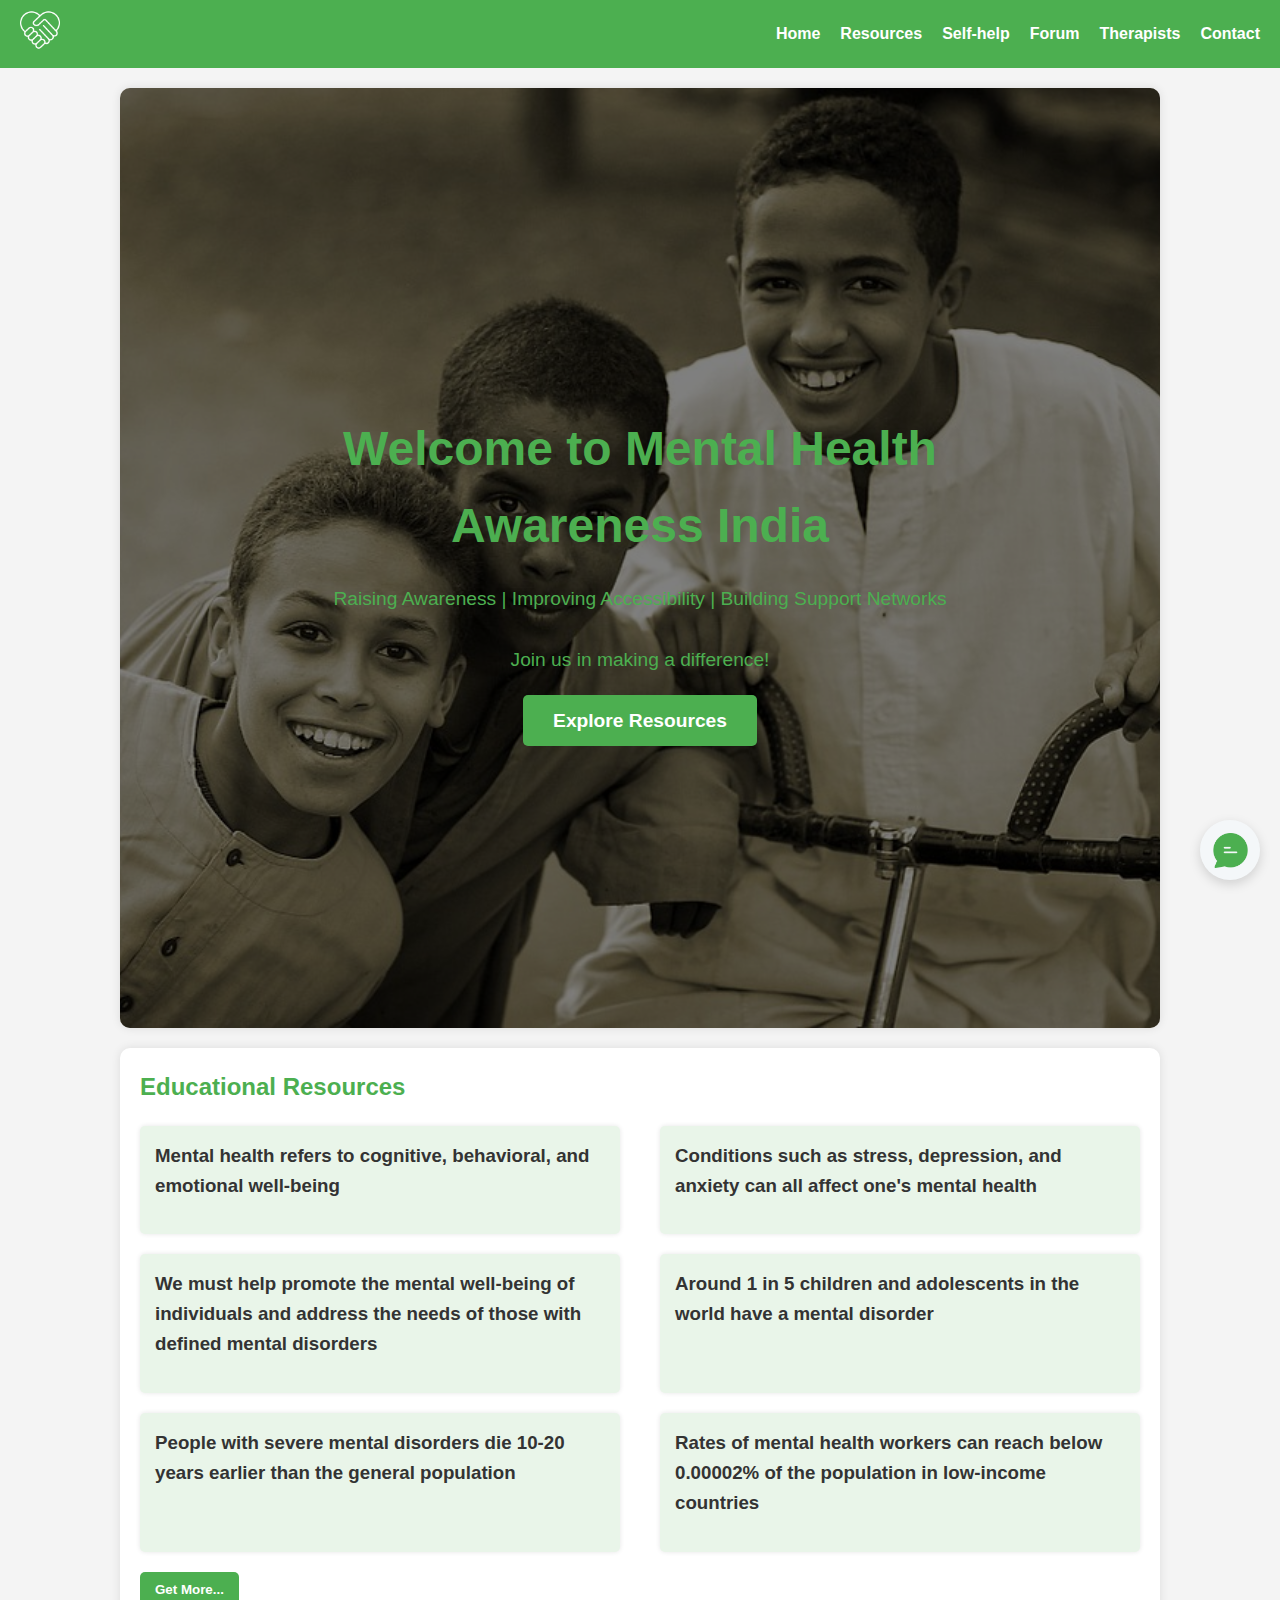
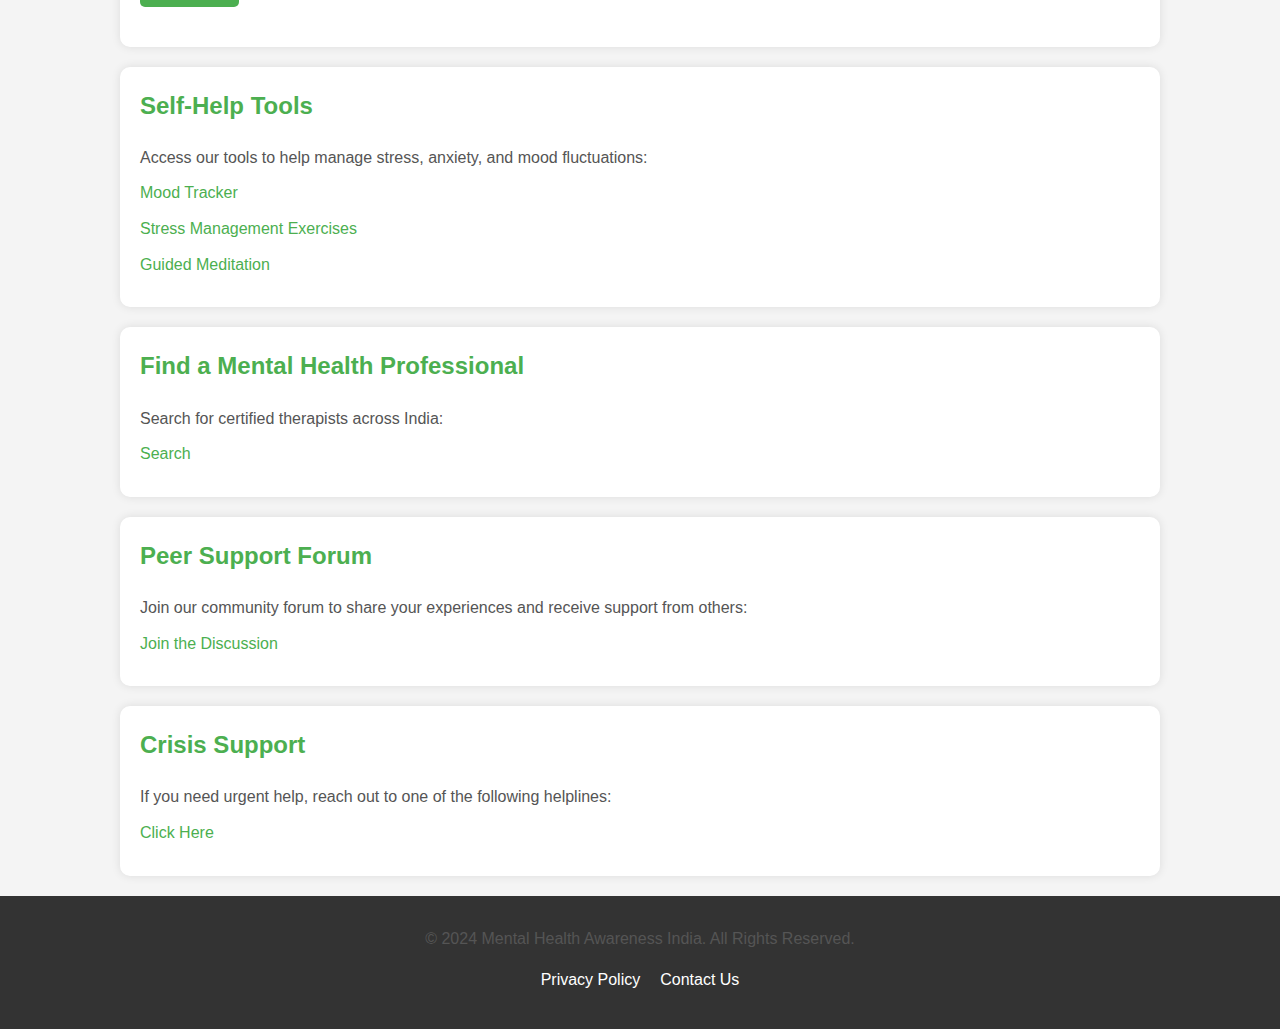
<file: home.html>
<!DOCTYPE html>
<html lang="en">
<head>
    <meta charset="UTF-8">
    <meta name="viewport" content="width=device-width, initial-scale=1.0">
    <meta http-equiv="X-UA-Compatible" content="ie=edge">
    <title>Mental Health Awareness India</title>
    <link rel="stylesheet" href="styles.css">
</head>
<body>
    <!-- Header -->
    <header>
        <div class="logo">
            <a href="home.html">
                <img src="handshake.png" alt="">
            </a>
        </div>
        <nav>
            <ul id="nav-links">
                <li><a href="home.html">Home</a></li>
                <li><a href="resources.html">Resources</a></li>
                <li><a href="self-help.html">Self-help</a></li>
                <li><a href="forum.html">Forum</a></li>
                <li><a href="therapists.html">Therapists</a></li>
                <li><a href="contact.html">Contact</a></li>
            </ul>
        </nav>
        <div class="hamburger" onclick="toggleMenu()">&#9776;</div>
    </header>    

    <!-- Home Section -->
    <section id="home" class="hero">
        <div class="overlay">
            <div class="hero-content">
                <h1>Welcome to Mental Health Awareness India</h1>
                <p>Raising Awareness | Improving Accessibility | Building Support Networks</p>
                <p>Join us in making a difference!</p>
                <a href="resources.html" class="cta-button">Explore Resources</a>
            </div>
        </div>
        <div class="background-slides"></div> <!-- New container for background slides -->
    </section>

    <!-- Resources Section -->
    <section id="resources">
        <h2>Educational Resources</h2>
        <div class="articles">
            <article>
                <h3>Mental health refers to cognitive, behavioral, and emotional well-being</h3>
            </article>
            <article>
                <h3>Conditions such as stress, depression, and anxiety can all affect one's mental health</h3>
            </article>
        </div>
        <div class="articles">
            <article>
                <h3>We must help promote the mental well-being of individuals and address the needs of those with defined mental disorders</h3>
            </article>
            <article>
                <h3>Around 1 in 5 children and adolescents in the world have a mental disorder</h3>
            </article>
        </div>
        <div class="articles">
            <article>
                <h3>People with severe mental disorders die 10-20 years earlier than the general population</h3>
            </article>
            <article>
                <h3>Rates of mental health workers can reach below 0.00002% of the population in low-income countries</h3>
            </article>
        </div>
        <form action="resources.html"><button type="submit">Get More...</button></form>
    </section>

    <!-- Self-Help Tools Section -->
    <section id="self-help">
        <h2>Self-Help Tools</h2>
        <p>Access our tools to help manage stress, anxiety, and mood fluctuations:</p>
        <a href="self-help.html#mood-tracker">Mood Tracker</a><br>
        <a href="self-help.html#stress-management">Stress Management Exercises</a><br>
        <a href="self-help.html#guided-meditation">Guided Meditation</a>
    </section>

    <!-- Therapist Directory Section -->
    <section id="therapist-directory">
        <h2>Find a Mental Health Professional</h2>
        <p>Search for certified therapists across India:</p>
        <a href="therapists.html">Search</a>
    </section>

    <!-- Forum Section -->
    <section id="forums">
        <h2>Peer Support Forum</h2>
        <p>Join our community forum to share your experiences and receive support from others:</p>
        <a href="forum.html">Join the Discussion</a>
    </section>

    <!-- Crisis Support Section -->
    <section id="crisis-support">
        <h2>Crisis Support</h2>
        <p>If you need urgent help, reach out to one of the following helplines:</p>
        <a href="contact.html">Click Here</a>
    </section>

    <!-- Chatbot Icon and Container -->
    <div id="chatbot-icon" onclick="toggleChatWindow()">
        <img src="images/chat.png" alt="Chatbot Icon" />
    </div>

    <div id="chatbot-container">
        <div id="chat-header">
            <h4>Chat with Us</h4>
            <button id="close-chat" onclick="toggleChatWindow()">×</button>
        </div>
        <div id="chat-window">
            <div id="chat-output"></div>
        </div>
        <div id="chat-input-area">
            <input id="chat-input" type="text" placeholder="Ask me anything..." />
            <button id="send-btn">Send</button>
        </div>
    </div>

    <!-- Footer -->
    <footer>
        <p>© 2024 Mental Health Awareness India. All Rights Reserved.</p>
        <ul>
            <li><a href="privacy.html">Privacy Policy</a></li>
            <li><a href="contact.html">Contact Us</a></li>
        </ul>
    </footer>

    <script>
        // JavaScript for toggling the dropdown menu in navbar
        function toggleMenu() {
            var navLinks = document.getElementById("nav-links");
            if (navLinks.classList.contains("open")) {
                navLinks.classList.remove("open");
            } else {
                navLinks.classList.add("open");
            }
        }
    </script> 
    <script src="chatbot.js"></script>    

</body>
</html>
</file>
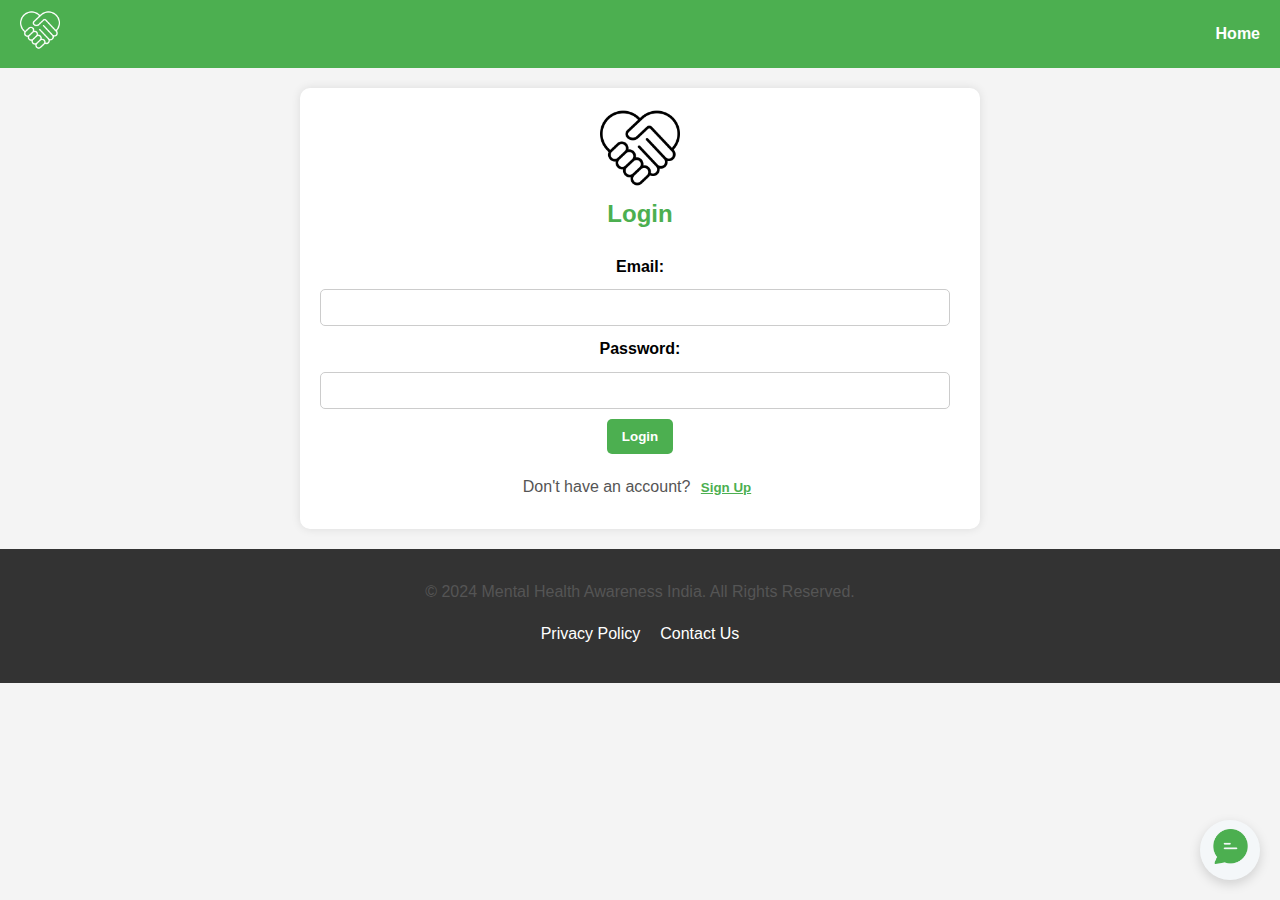
<file: login.html>
<!DOCTYPE html>
<html lang="en">
<head>
    <meta charset="UTF-8">
    <meta name="viewport" content="width=device-width, initial-scale=1.0">
    <meta http-equiv="X-UA-Compatible" content="ie=edge">
    <title>Mental Health Awareness India</title>
    <link rel="stylesheet" href="styles.css">
</head>
<body>
    <!-- Header -->
    <header>
        <div class="logo">
            <a href="index.html">
                <img src="handshake.png" alt="">
            </a>
        </div>
        <navbar>
            <ul id="nav-links">
                <li><a href="index.html">Home</a></li>
            </ul>
        </navbar>
    </header>  

    <!-- Login/Sign Up Section -->
    <section id="auth">
        <img src="images/handshake.png" alt="">
        <h2 id="auth-title">Login</h2>
        
        <!-- Login Form -->
        <div id="login-form">
            <form>
                <label for="email">Email:</label>
                <input type="email" id="email" name="email" required>
                <label for="password">Password:</label>
                <input type="password" id="password" name="password" required>
                <button type="submit">Login</button>
            </form>
            <p>Don't have an account? <button id="toggle-to-signup">Sign Up</button></p>
        </div>
        
        <!-- Sign Up Form -->
        <div id="sign-up-form" style="display: none;">
            <form>
                <label for="new-email">Email:</label>
                <input type="email" id="new-email" name="new-email" required>
                <label for="new-password">Password:</label>
                <input type="password" id="new-password" name="new-password" required>
                <label for="confirm-password">Confirm Password:</label>
                <input type="password" id="confirm-password" name="confirm-password" required>
                <button type="submit">Sign Up</button>
            </form>
            <p>Already have an account? <button id="toggle-to-login">Login</button></p>
        </div>
    </section>

    <!-- Footer -->
    <footer>
        <p>© 2024 Mental Health Awareness India. All Rights Reserved.</p>
        <ul>
            <li><a href="privacy.html">Privacy Policy</a></li>
            <li><a href="contact.html">Contact Us</a></li>
        </ul>
    </footer>

    <!-- Chatbot Icon and Container -->
    <div id="chatbot-icon" onclick="toggleChatWindow()">
        <a href="login.html">
        <img src="images/chat.png" alt="Chatbot Icon" />
        </a>
    </div>

    <script>
        // to togglebetween login and signup
        // opens singup if login is opened
        document.getElementById("toggle-to-signup").onclick = function() {
            document.getElementById("login-form").style.display = "none";
            document.getElementById("sign-up-form").style.display = "block";
            document.getElementById("auth-title").textContent = "Sign Up";
        };
    
        // opens login if sigup is opened
        document.getElementById("toggle-to-login").onclick = function() {
            document.getElementById("sign-up-form").style.display = "none";
            document.getElementById("login-form").style.display = "block";
            document.getElementById("auth-title").textContent = "Login";
        };

        // On submitting the login form, redirect to home page
        document.getElementById('login-form').onsubmit = function(event) {
            event.preventDefault(); // Prevent the default form submission
            // Perform your validation or actions here
            // const email = document.getElementById('email').value;
            // const password = document.getElementById('password').value;

            // For example, redirect or show a message
            // console.log(`Email: ${email}, Password: ${password}`);
            // Redirect to index.html or handle accordingly
            window.location.href = 'home.html';
        };

        // On submitting the signup form, redirect to login page
        document.getElementById('sign-up-form').onsubmit = function(event) {
            event.preventDefault(); // Prevent the default form submission
            window.location.href = 'login.html';
        };
    </script>

</body>
</html>
</file>
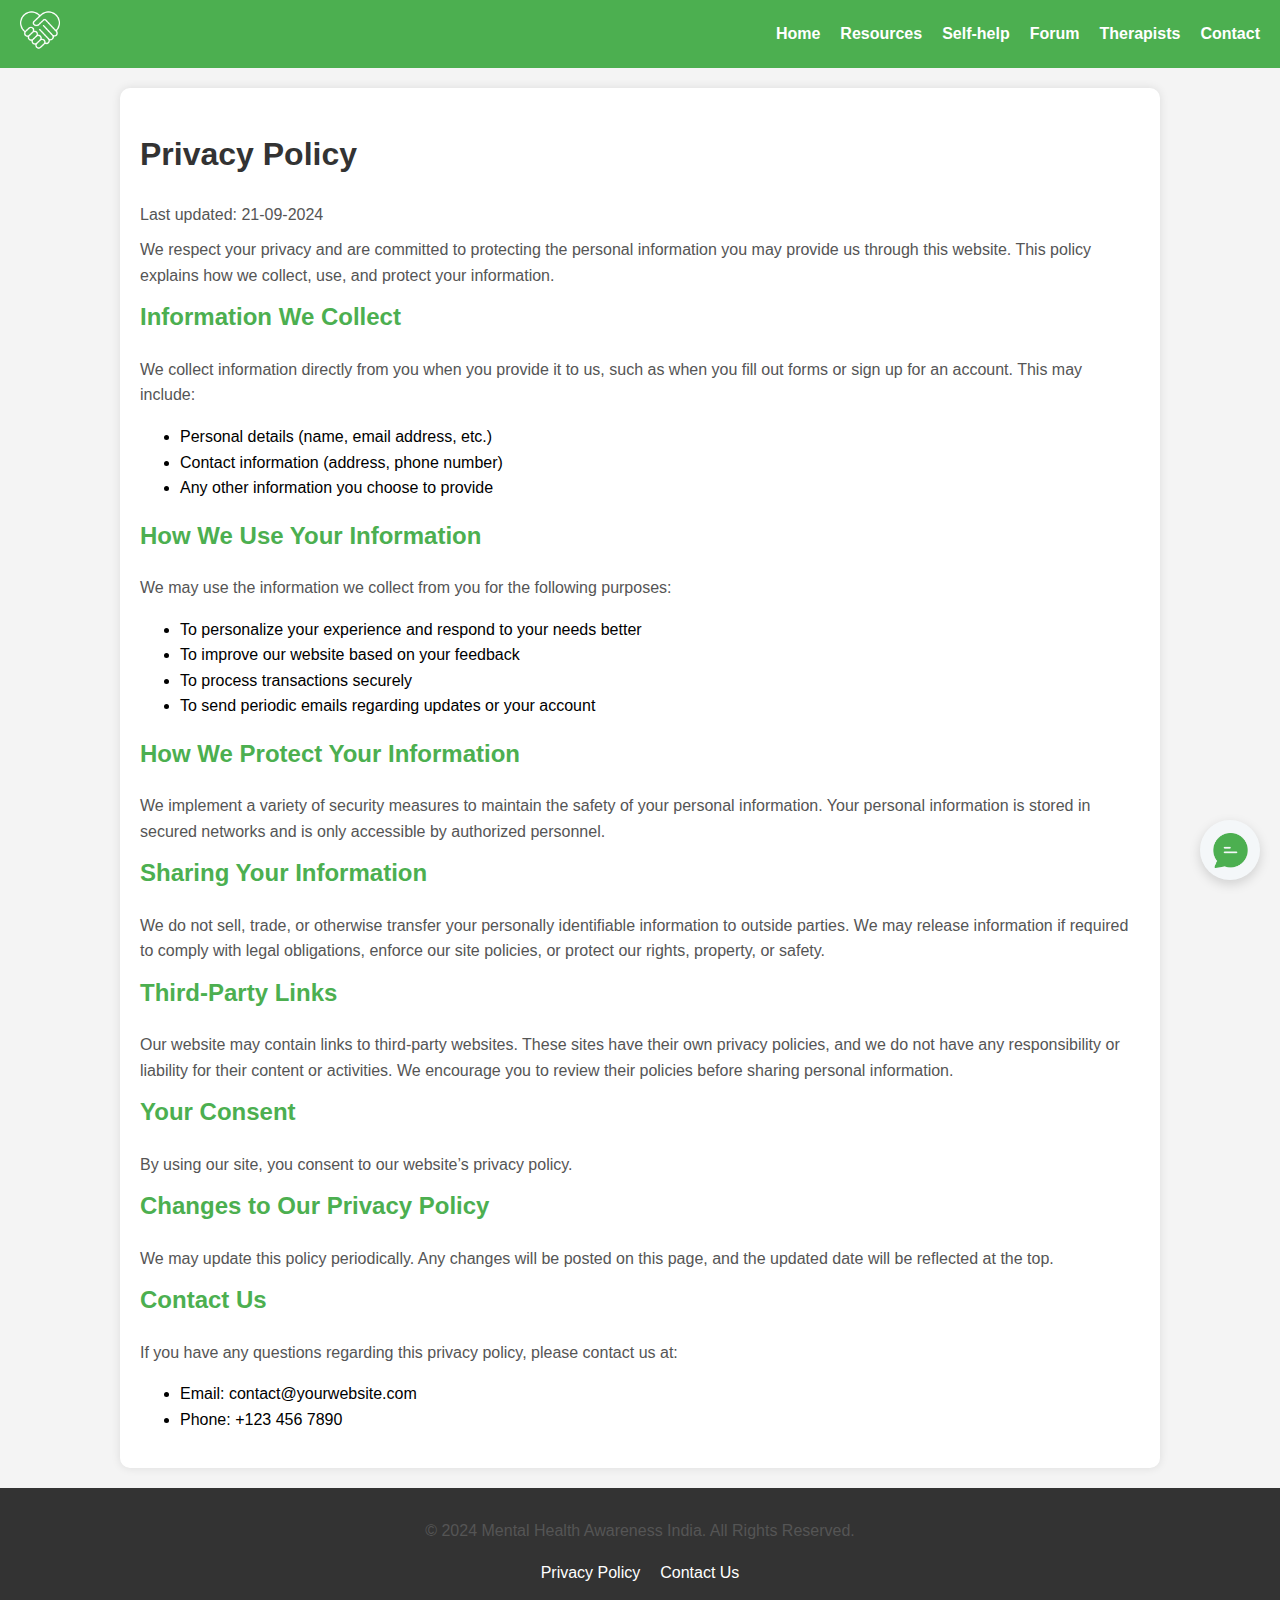
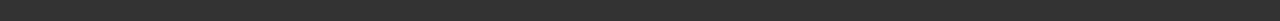
<file: privacy.html>
<!DOCTYPE html>
<html lang="en">
<head>
    <meta charset="UTF-8">
    <meta name="viewport" content="width=device-width, initial-scale=1.0">
    <meta http-equiv="X-UA-Compatible" content="ie=edge">
    <title>Mental Health Awareness India</title>
    <link rel="stylesheet" href="styles.css">
</head>
<body>
    <!-- Header -->
    <header>
        <div class="logo">
            <a href="home.html">
                <img src="handshake.png" alt="">
            </a>
        </div>
        <nav>
            <ul id="nav-links">
                <li><a href="home.html">Home</a></li>
                <li><a href="resources.html">Resources</a></li>
                <li><a href="self-help.html">Self-help</a></li>
                <li><a href="forum.html">Forum</a></li>
                <li><a href="therapists.html">Therapists</a></li>
                <li><a href="contact.html">Contact</a></li>
            </ul>
        </nav>
        <div class="hamburger" onclick="toggleMenu()">&#9776;</div>
    </header> 

    <section id="privacy-policy">
        <div class="container">
            <h1>Privacy Policy</h1>
            
            <p>Last updated: <span id="last-updated">21-09-2024</span></p>
            
            <p>
                We respect your privacy and are committed to protecting the personal information you may provide us through this website. This policy explains how we collect, use, and protect your information.
            </p>
            
            <h2>Information We Collect</h2>
            <p>
                We collect information directly from you when you provide it to us, such as when you fill out forms or sign up for an account. This may include:
            </p>
            <ul>
                <li>Personal details (name, email address, etc.)</li>
                <li>Contact information (address, phone number)</li>
                <li>Any other information you choose to provide</li>
            </ul>
            
            <h2>How We Use Your Information</h2>
            <p>
                We may use the information we collect from you for the following purposes:
            </p>
            <ul>
                <li>To personalize your experience and respond to your needs better</li>
                <li>To improve our website based on your feedback</li>
                <li>To process transactions securely</li>
                <li>To send periodic emails regarding updates or your account</li>
            </ul>
            
            <h2>How We Protect Your Information</h2>
            <p>
                We implement a variety of security measures to maintain the safety of your personal information. Your personal information is stored in secured networks and is only accessible by authorized personnel.
            </p>
            
            <h2>Sharing Your Information</h2>
            <p>
                We do not sell, trade, or otherwise transfer your personally identifiable information to outside parties. We may release information if required to comply with legal obligations, enforce our site policies, or protect our rights, property, or safety.
            </p>
            
            <h2>Third-Party Links</h2>
            <p>
                Our website may contain links to third-party websites. These sites have their own privacy policies, and we do not have any responsibility or liability for their content or activities. We encourage you to review their policies before sharing personal information.
            </p>
            
            <h2>Your Consent</h2>
            <p>
                By using our site, you consent to our website’s privacy policy.
            </p>
            
            <h2>Changes to Our Privacy Policy</h2>
            <p>
                We may update this policy periodically. Any changes will be posted on this page, and the updated date will be reflected at the top.
            </p>
            
            <h2>Contact Us</h2>
            <p>If you have any questions regarding this privacy policy, please contact us at:</p>
            <ul>
                <li>Email: contact@yourwebsite.com</li>
                <li>Phone: +123 456 7890</li>
            </ul>
        </div>
    </section>
    
    <!-- Chatbot Icon and Container -->
    <div id="chatbot-icon" onclick="toggleChatWindow()">
        <img src="images/chat.png" alt="Chatbot Icon" />
    </div>

    <div id="chatbot-container">
        <div id="chat-header">
            <h4>Chat with Us</h4>
            <button id="close-chat" onclick="toggleChatWindow()">×</button>
        </div>
        <div id="chat-window">
            <div id="chat-output"></div>
        </div>
        <div id="chat-input-area">
            <input id="chat-input" type="text" placeholder="Ask me anything..." />
            <button id="send-btn">Send</button>
        </div>
    </div>

    <!-- Footer -->
    <footer>
        <p>© 2024 Mental Health Awareness India. All Rights Reserved.</p>
        <ul>
            <li><a href="privacy.html">Privacy Policy</a></li>
            <li><a href="contact.html">Contact Us</a></li>
        </ul>
    </footer>

    <script>
        // JavaScript for toggling the dropdown menu in navbar
        function toggleMenu() {
            var navLinks = document.getElementById("nav-links");
            if (navLinks.classList.contains("open")) {
                navLinks.classList.remove("open");
            } else {
                navLinks.classList.add("open");
            }
        }
    </script>
    <script src="chatbot.js"></script>    
</body>
</html>
</file>
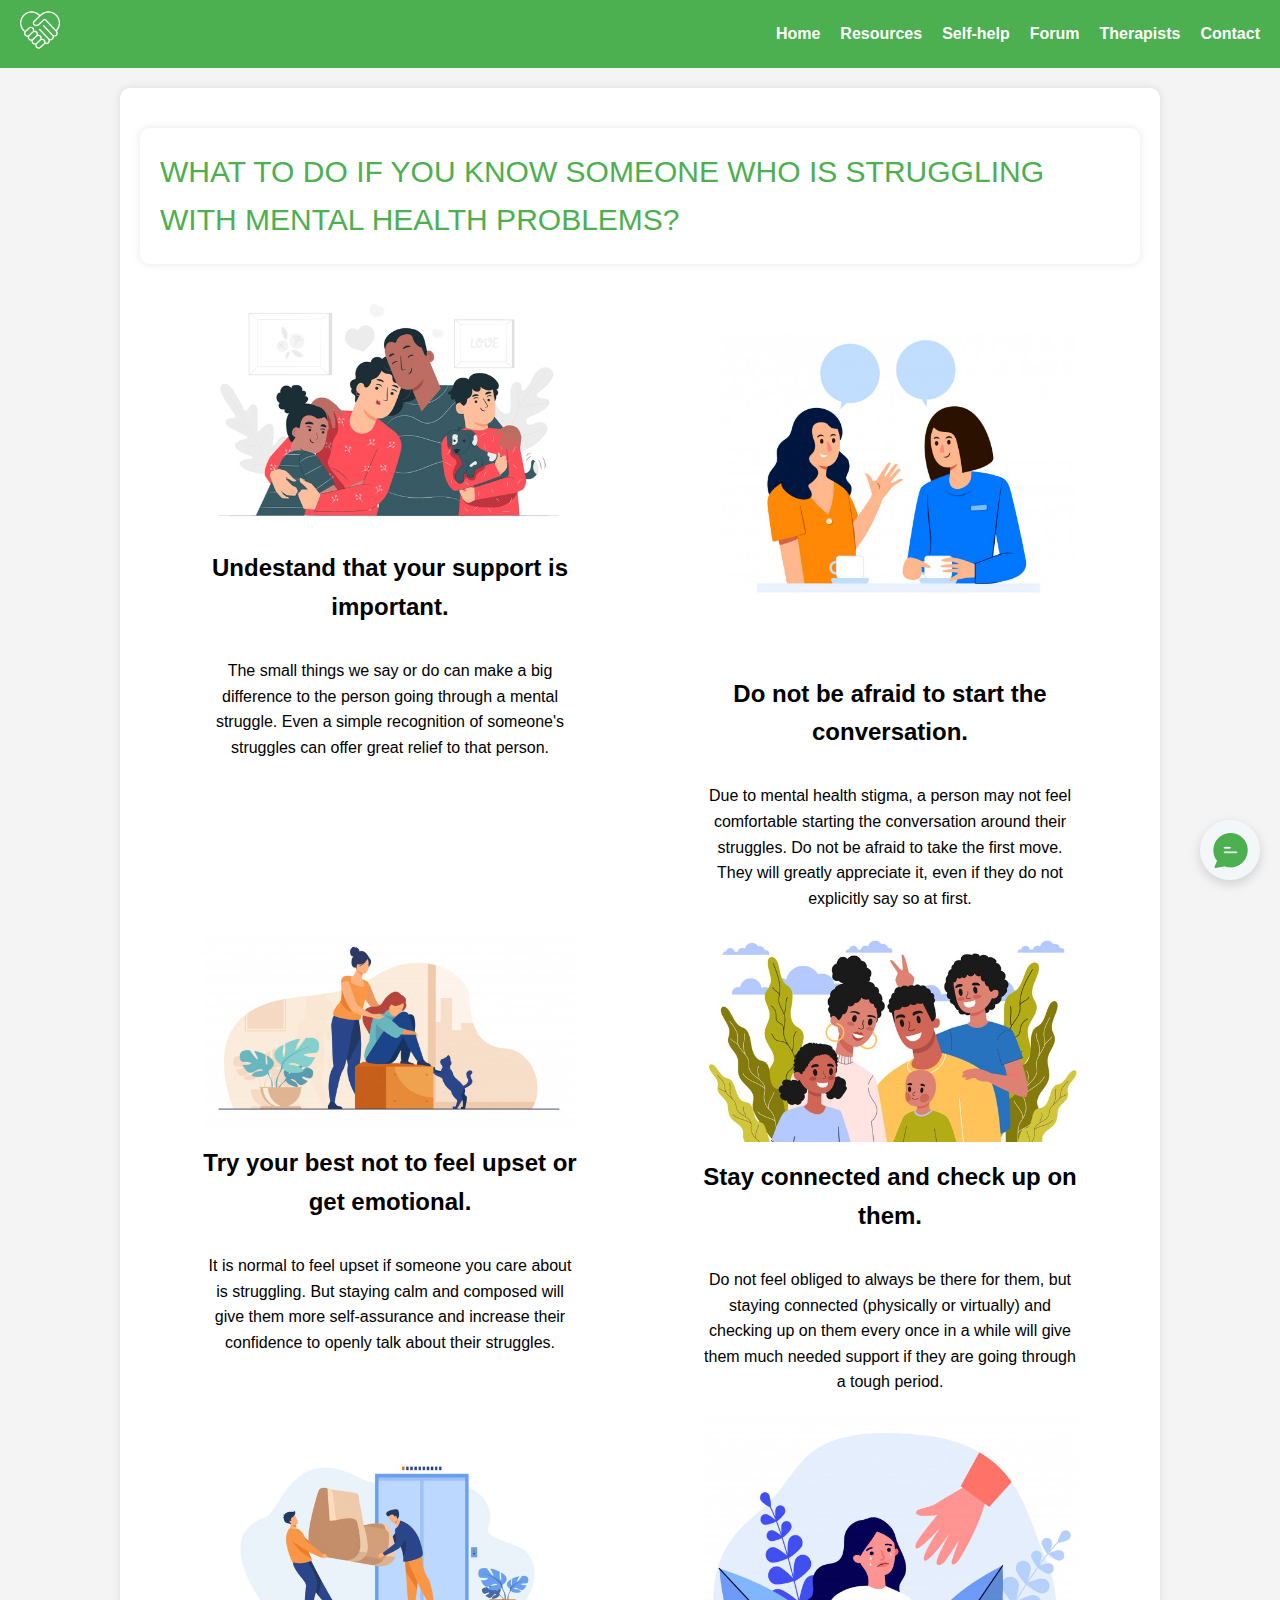
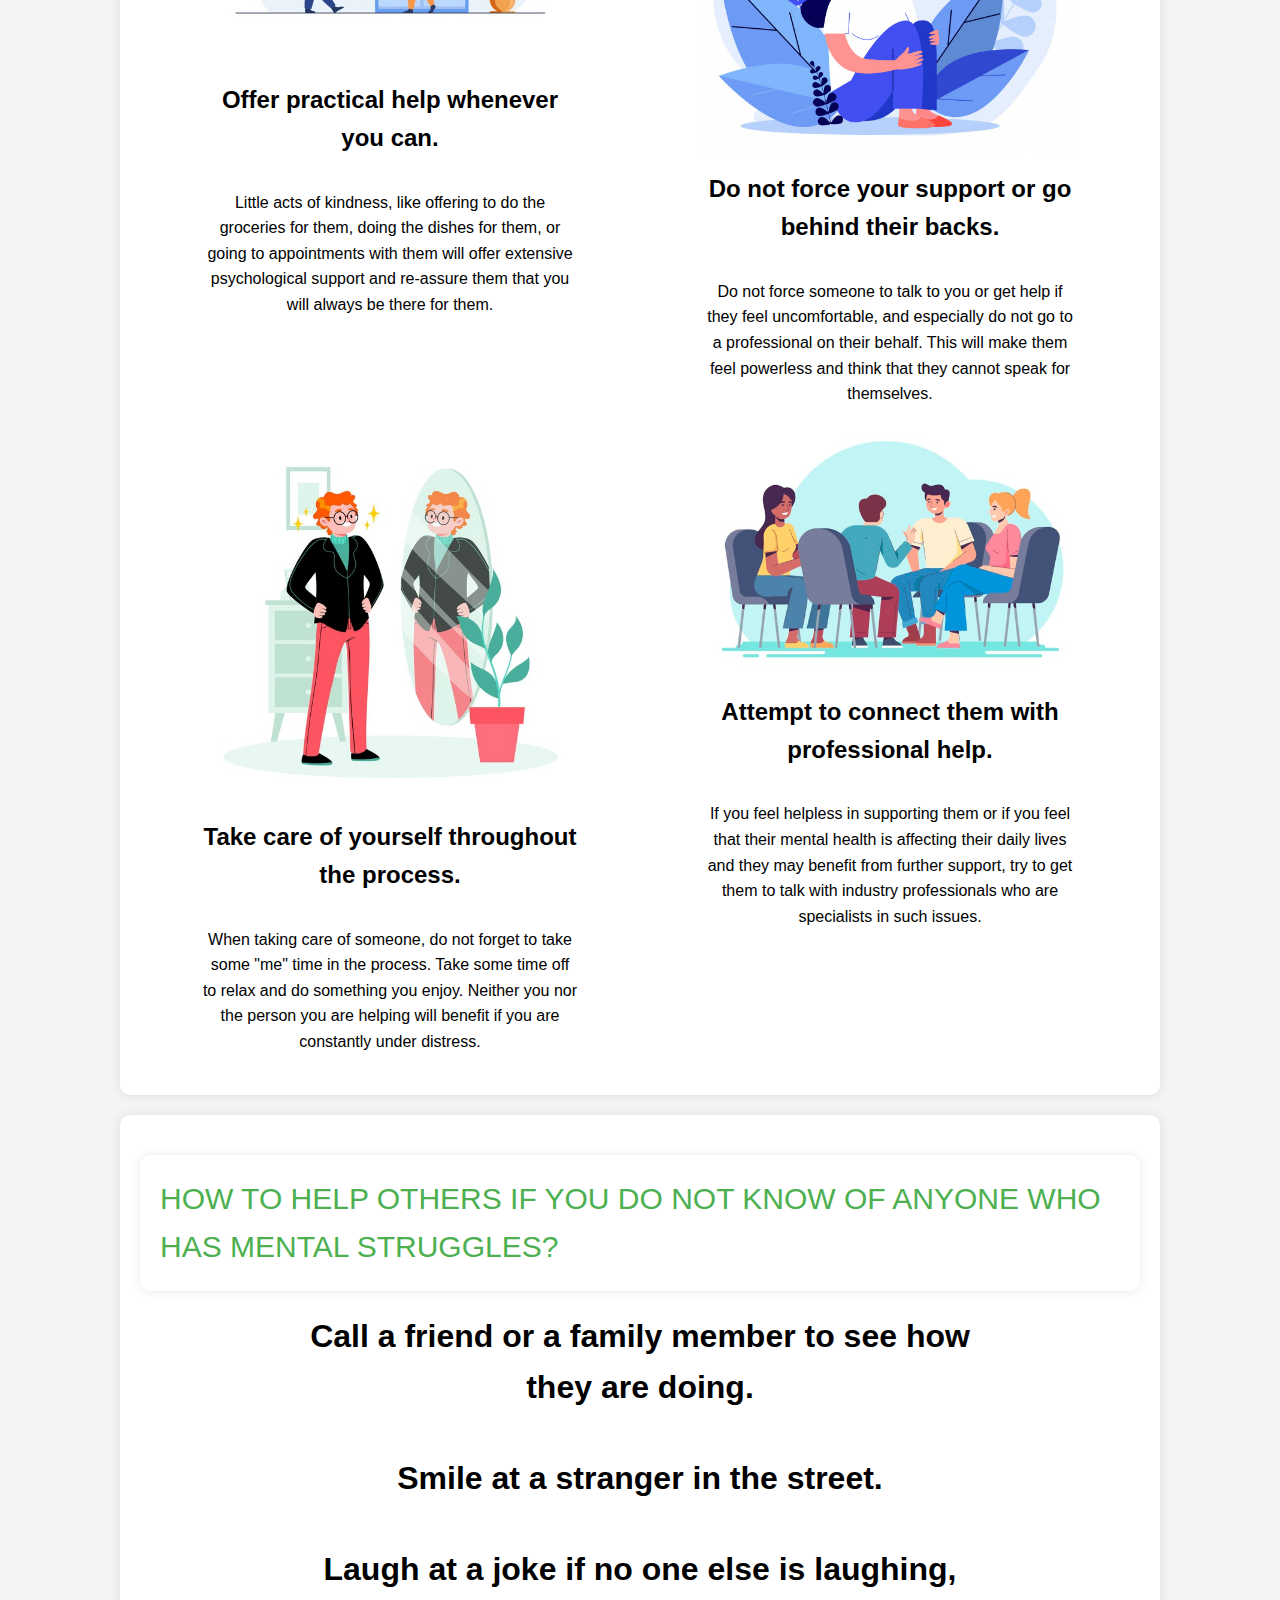
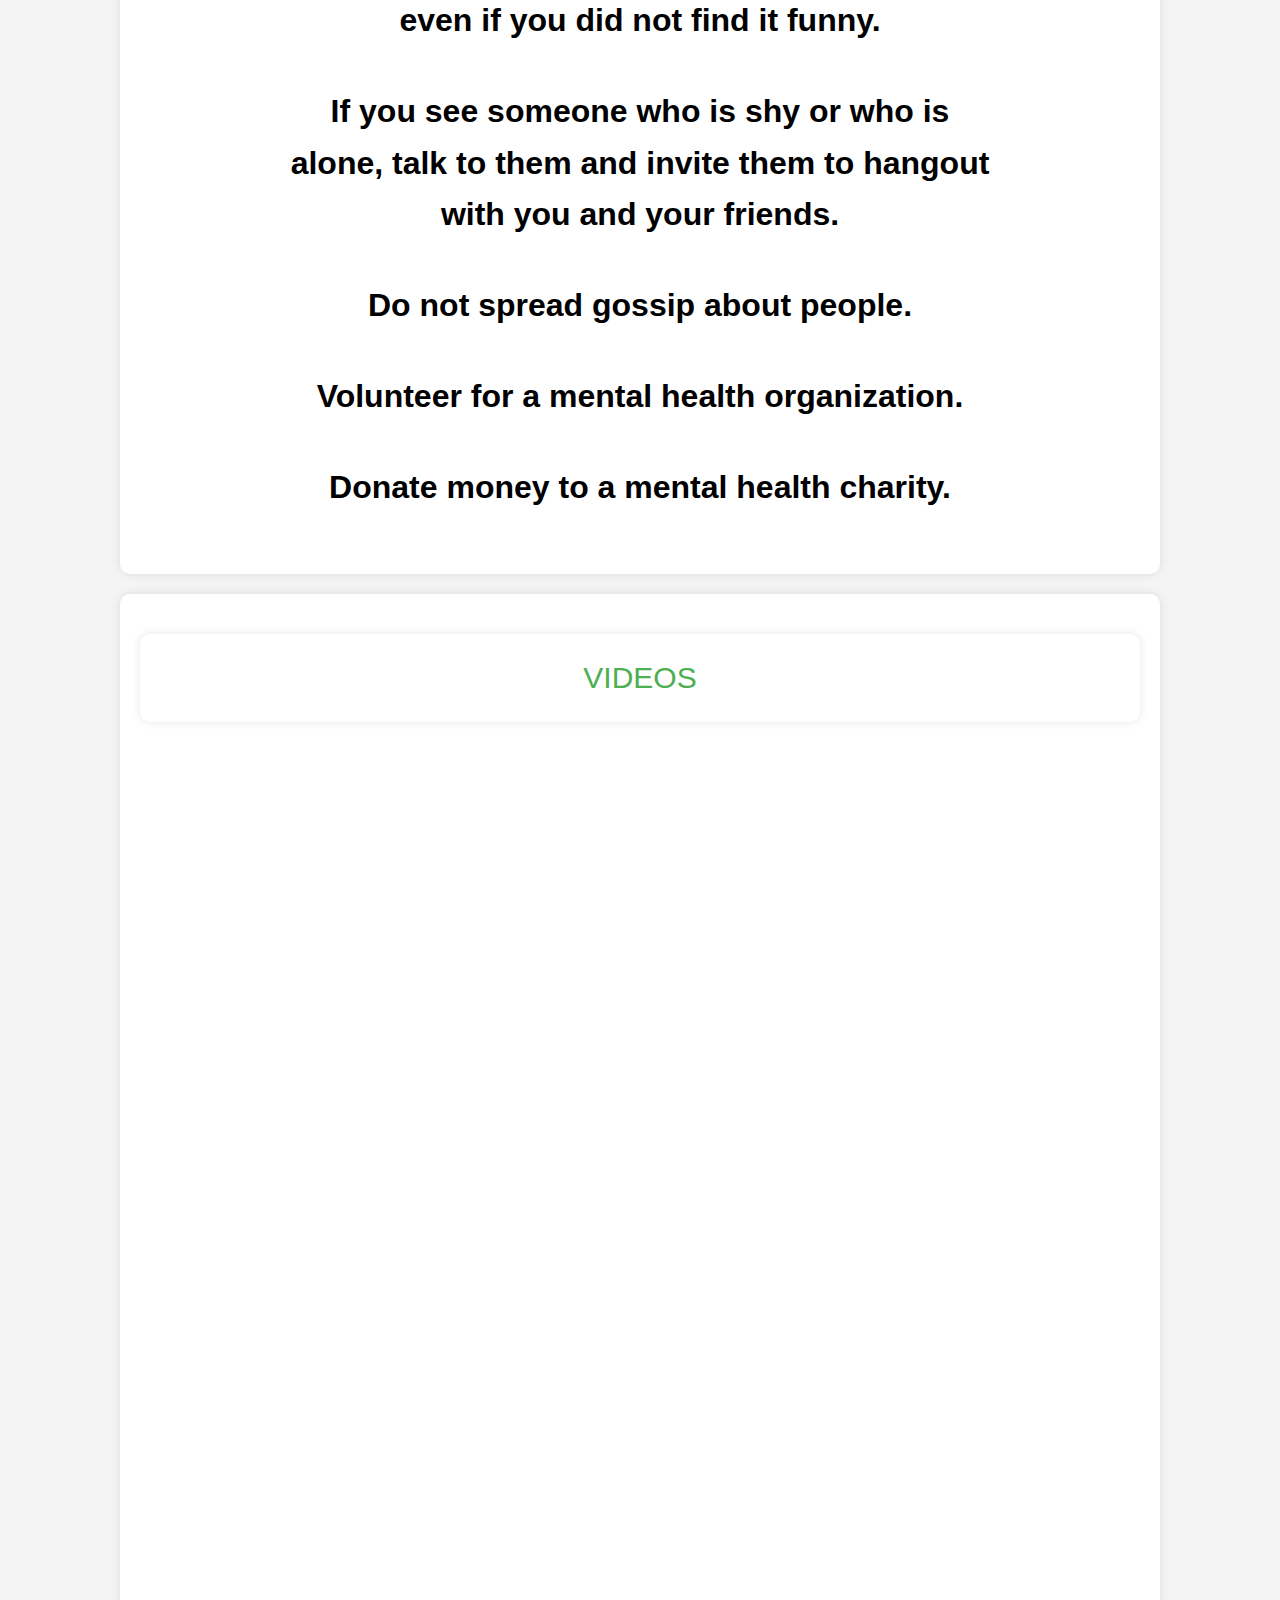
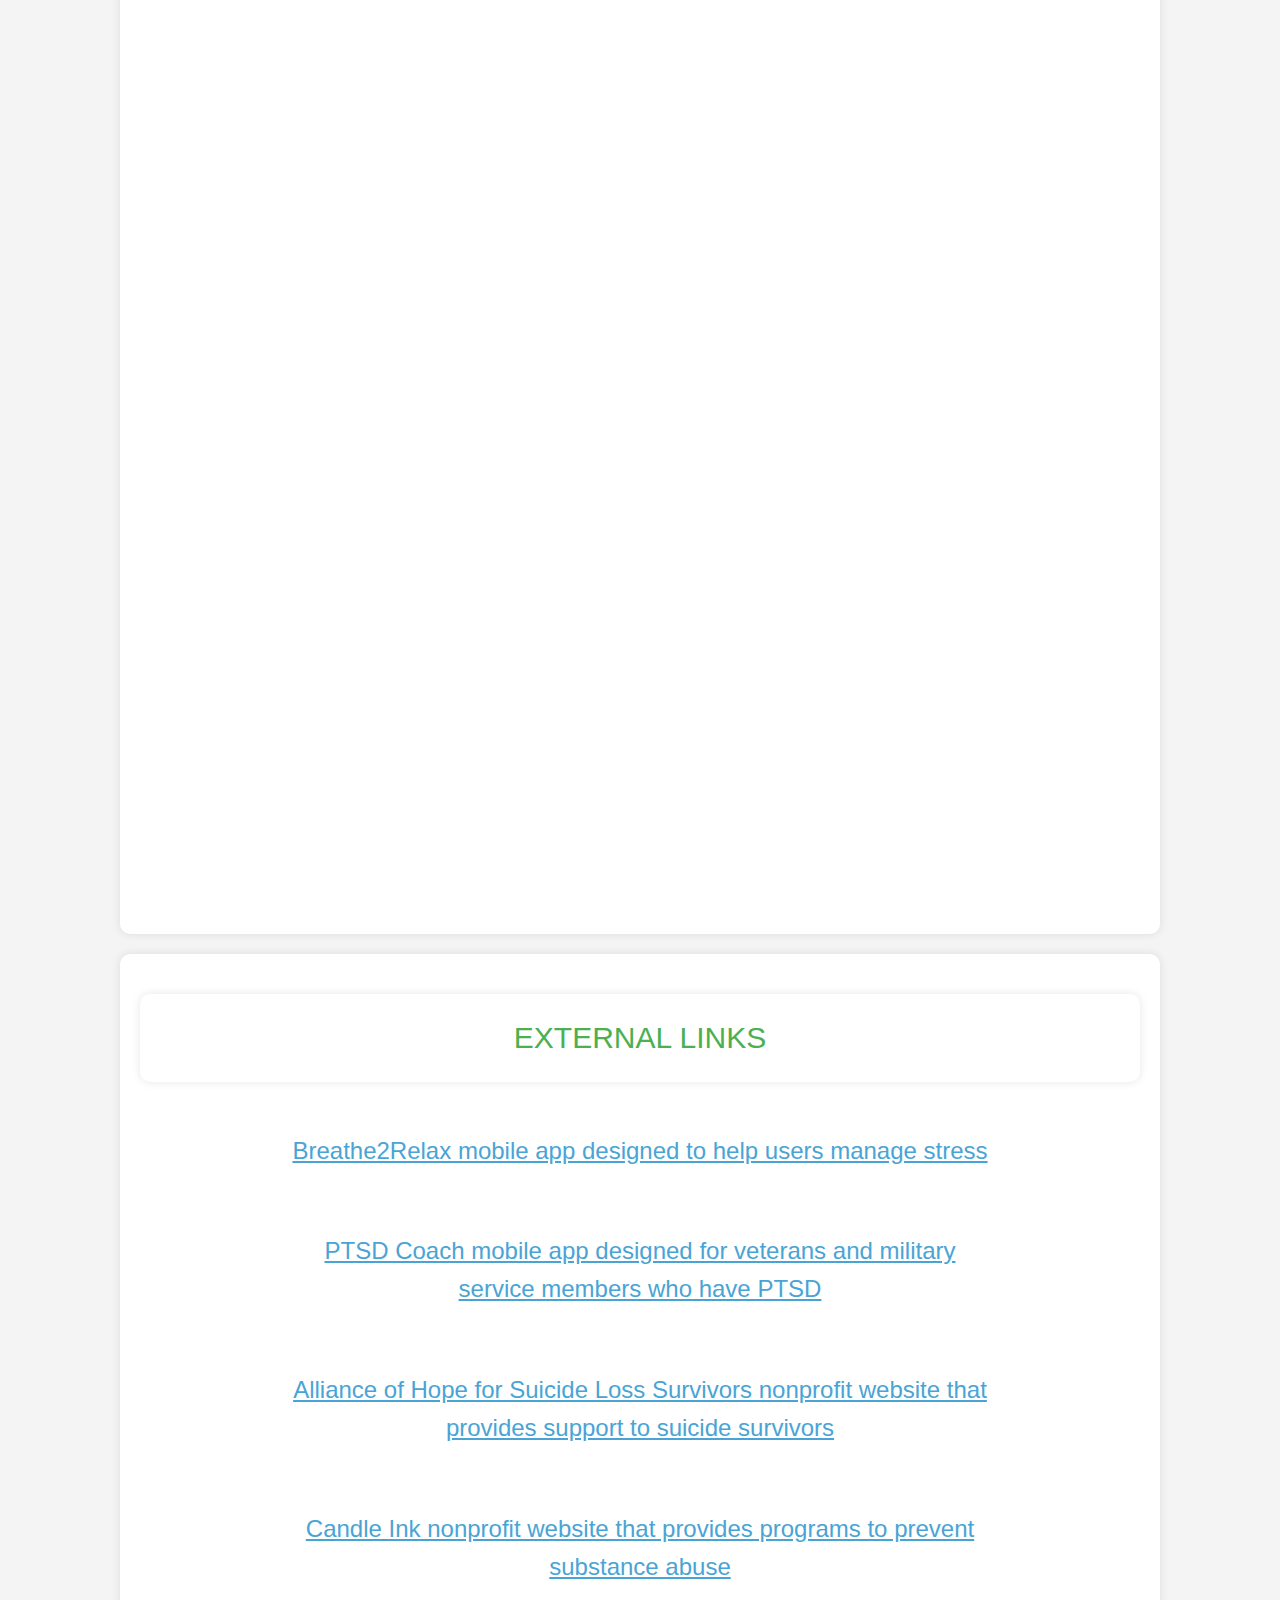
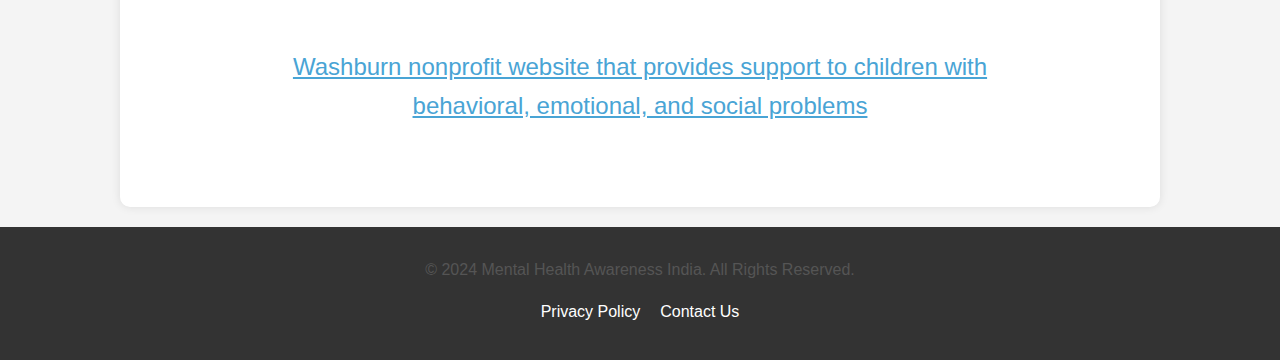
<file: resources.html>
<!DOCTYPE html>
<html lang="en">
<head>
    <meta charset="UTF-8">
    <meta name="viewport" content="width=device-width, initial-scale=1.0">
    <meta http-equiv="X-UA-Compatible" content="ie=edge">
    <title>Mental Health Awareness India</title>
    <link rel="stylesheet" href="styles.css">
</head>
<body>
    <!-- Header -->
    <header>
        <div class="logo">
            <a href="home.html">
                <img src="handshake.png" alt="">
            </a>
        </div>
        <nav>
            <ul id="nav-links">
                <li><a href="home.html">Home</a></li>
                <li><a href="resources.html">Resources</a></li>
                <li><a href="self-help.html">Self-help</a></li>
                <li><a href="forum.html">Forum</a></li>
                <li><a href="therapists.html">Therapists</a></li>
                <li><a href="contact.html">Contact</a></li>
            </ul>
        </nav>
        <div class="hamburger" onclick="toggleMenu()">&#9776;</div>
    </header> 

    <section class="help-others-acquaintance-struggling">
        <section class="help-others-title">
            What to do if you know someone who is struggling with mental health problems?
        </section>
        <div class="help-others-row-one"> <!-- section was divided into rows so as to have the text aligned symetrically on both sides-->
            <div class="help-others-portion-left">
                <div class="portion-img"><img src="images/family-care.jpg" alt="Cartoon of a family hugging each other with love and care." loading="lazy"></div>
                <div class="portion-heading">Undestand that your support is important.</div>
                <div class="portion-body">The small things we say or do can make a big difference to the person going through a mental struggle. 
                Even a simple recognition of someone's struggles can offer great relief to that person.</div>
            </div>
            <div class="help-others-portion-right">
                <div class="portion-img"><img src="images/friends-talking.png" alt="Cartoon of two happy friends having a pleasant conversation." loading="lazy"></div>
                <div class="portion-heading">Do not be afraid to start the conversation.</div>
                <div class="portion-body">Due to mental health stigma, a person may not feel comfortable starting the conversation around their struggles. 
                Do not be afraid to take the first move. They will greatly appreciate it, even if they do not explicitly say so at first.</div>
            </div>  
        </div>

        <div class="help-others-row-two">
            <div class="help-others-portion-left">
                <div class="portion-img"><img src="images/woman-comforting.jpg" alt="A cartoon of a woman comforting her friend." loading="lazy"></div>
                <div class="portion-heading">Try your best not to feel upset or get emotional.</div>
                <div class="portion-body">It is normal to feel upset if someone you care about is struggling. But staying calm and composed will give them 
                more self-assurance and increase their confidence to openly talk about their struggles.</div>
            </div>
            <div class="help-others-portion-right">
                <div class="portion-img"><img src="images/family-portrait.jpg" alt="Cartoon portrait of a happy family." loading="lazy"></div>
                <div class="portion-heading">Stay connected and check up on them.</div>
                <div class="portion-body">Do not feel obliged to always be there for them, but staying connected (physically or virtually) and checking up 
                on them every once in a while will give them much needed support if they are going through a tough period.</div>
            </div>
        </div>

        <div class="help-others-row-three">
            <div class="help-others-portion-left">
                <div class="portion-img"><img src="images/carrying-furniture.jpg" alt="A cartoon of a man helping his friend carry furniture to his living space." loading="lazy"></div>
                <div class="portion-heading">Offer practical help whenever you can.</div>
                <div class="portion-body">Little acts of kindness, like offering to do the groceries for them, doing the dishes for them, or going to 
                appointments with them will offer extensive psychological support and re-assure them that you will always be there for them.</div>
            </div>
            <div class="help-others-portion-right">
                <div class="portion-img"><img src="images/woman-crying.jpg" alt="A cartoon of a shy man talking with a psychologist in the company of his friend." loading="lazy"></div>
                <div class="portion-heading">Do not force your support or go behind their backs.</div>
                <div class="portion-body">Do not force someone to talk to you or get help if they feel uncomfortable, and especially do not go to a 
                professional on their behalf. This will make them feel powerless and think that they cannot speak for themselves.</div>
            </div>
        </div>

        <div class="help-others-row-four">
            <div class="help-others-portion-left">
                <div class="portion-img"><img src="images/self-love.jpg" alt="A cartoon a man joyfully looking at himself in the mirror." loading="lazy"></div>
                <div class="portion-heading">Take care of yourself throughout the process.</div>
                <div class="portion-body">When taking care of someone, do not forget to take some "me" time in the process. Take some time off to 
                relax and do something you enjoy. Neither you nor the person you are helping will benefit if you are constantly under distress.</div>
            </div>
            <div class="help-others-portion-right">
                <div class="portion-img"><img src="images/group-therapy.jpg" alt="A cartoon of people participating in group therapy." loading="lazy"></div>
                <div class="portion-heading">Attempt to connect them with professional help.</div>
                <div class="portion-body">If you feel helpless in supporting them or if you feel that their mental health is affecting their daily 
                lives and they may benefit from further support, try to get them to talk with industry professionals who are specialists in such issues.</div>
            </div>
        </div>
    </section>

    <section class="help-others-tips">
        <section class="help-others-title">
            How to help others if you do not know of anyone who has mental struggles?
        </section>

        <div>Call a friend or a family member to see how they are doing.</div>
        <div>Smile at a stranger in the street.</div>
        <div>Laugh at a joke if no one else is laughing, even if you did not find it funny.</div>
        <div>If you see someone who is shy or who is alone, talk to them and invite them to hangout with you and your friends.</div>
        <div>Do not spread gossip about people.</div>
        <div>Volunteer for a mental health organization.</div>
        <div>Donate money to a mental health charity.</div>
    </section>

    <section id="help-yourself-resources">
        <section class="help-others-title">
            Videos
        </section>
        <div class="help-yourself-resources-videos">
            <iframe src="https://www.youtube.com/embed/DxIDKZHW3-E"
            allow="accelerometer; autoplay; clipboard-write; encrypted-media; gyroscope; picture-in-picture" 
            allowfullscreen title="Cartoon of mental health stories." aria-label="Embedded Youtube video for playing"></iframe>

            <iframe src="https://www.youtube.com/embed/zt4sOjWwV3M"
            allow="accelerometer; autoplay; clipboard-write; encrypted-media; gyroscope; picture-in-picture" 
            allowfullscreen title="Warning sings of mental health problems in teens and young adults." aria-label="Embedded Youtube video for playing"></iframe>

            <iframe src="https://www.youtube.com/embed/9FbBwehUp5Q"
            allow="accelerometer; autoplay; clipboard-write; encrypted-media; gyroscope; picture-in-picture" 
            allowfullscreen title="Asking for help on your mental health." aria-label="Embedded Youtube video for playing"></iframe>
        </div>
    </section>
    <section id="help-yourself-resources">
        <section class="help-others-title">
            External links
        </section>
        <div class="help-yourself-resources-links">
            <a href="https://apps.apple.com/us/app/breathe2relax/id425720246" target="_blank" aria-label="Link to the Breathe2Relax App Store">Breathe2Relax mobile app designed to help users manage stress<i class="fa fa-angle-right"></i></a>
            <a href="https://apps.apple.com/us/app/ptsd-coach/id430646302" target="_blank" aria-label="Link to the PTSD Coach App Store">PTSD Coach mobile app designed for veterans and military service members who have PTSD<i class="fa fa-angle-right"></i></a>
            <a href="https://allianceofhope.org/" target="_blank" aria-label="Link to the Alliance of Hope website">Alliance of Hope for Suicide Loss Survivors nonprofit website that provides support to suicide survivors<i class="fa fa-angle-right"></i></a>
            <a href="http://www.candleinc.org/" target="_blank" aria-label="Link to the Candle Ink website">Candle Ink nonprofit website that provides programs to prevent substance abuse<i class="fa fa-angle-right"></i></a>
            <a href="https://washburn.org/" target="_blank" aria-label="Link to the Washburn website">Washburn nonprofit website that provides support to children with behavioral, emotional, and social problems<i class="fa fa-angle-right"></i></a>
        </div>
    </section>

    <!-- Chatbot Icon and Container -->
    <div id="chatbot-icon" onclick="toggleChatWindow()">
        <img src="images/chat.png" alt="Chatbot Icon" />
    </div>

    <div id="chatbot-container">
        <div id="chat-header">
            <h4>Chat with Us</h4>
            <button id="close-chat" onclick="toggleChatWindow()">×</button>
        </div>
        <div id="chat-window">
            <div id="chat-output"></div>
        </div>
        <div id="chat-input-area">
            <input id="chat-input" type="text" placeholder="Ask me anything..." />
            <button id="send-btn">Send</button>
        </div>
    </div>

    <!-- Footer -->
    <footer>
        <p>© 2024 Mental Health Awareness India. All Rights Reserved.</p>
        <ul>
            <li><a href="privacy.html">Privacy Policy</a></li>
            <li><a href="contact.html">Contact Us</a></li>
        </ul>
    </footer>

    <script>
        // JavaScript for toggling the dropdown menu in navbar
        function toggleMenu() {
            var navLinks = document.getElementById("nav-links");
            if (navLinks.classList.contains("open")) {
                navLinks.classList.remove("open");
            } else {
                navLinks.classList.add("open");
            }
        }
    </script>
    <script src="chatbot.js"></script>    
</body>
</html>
</file>
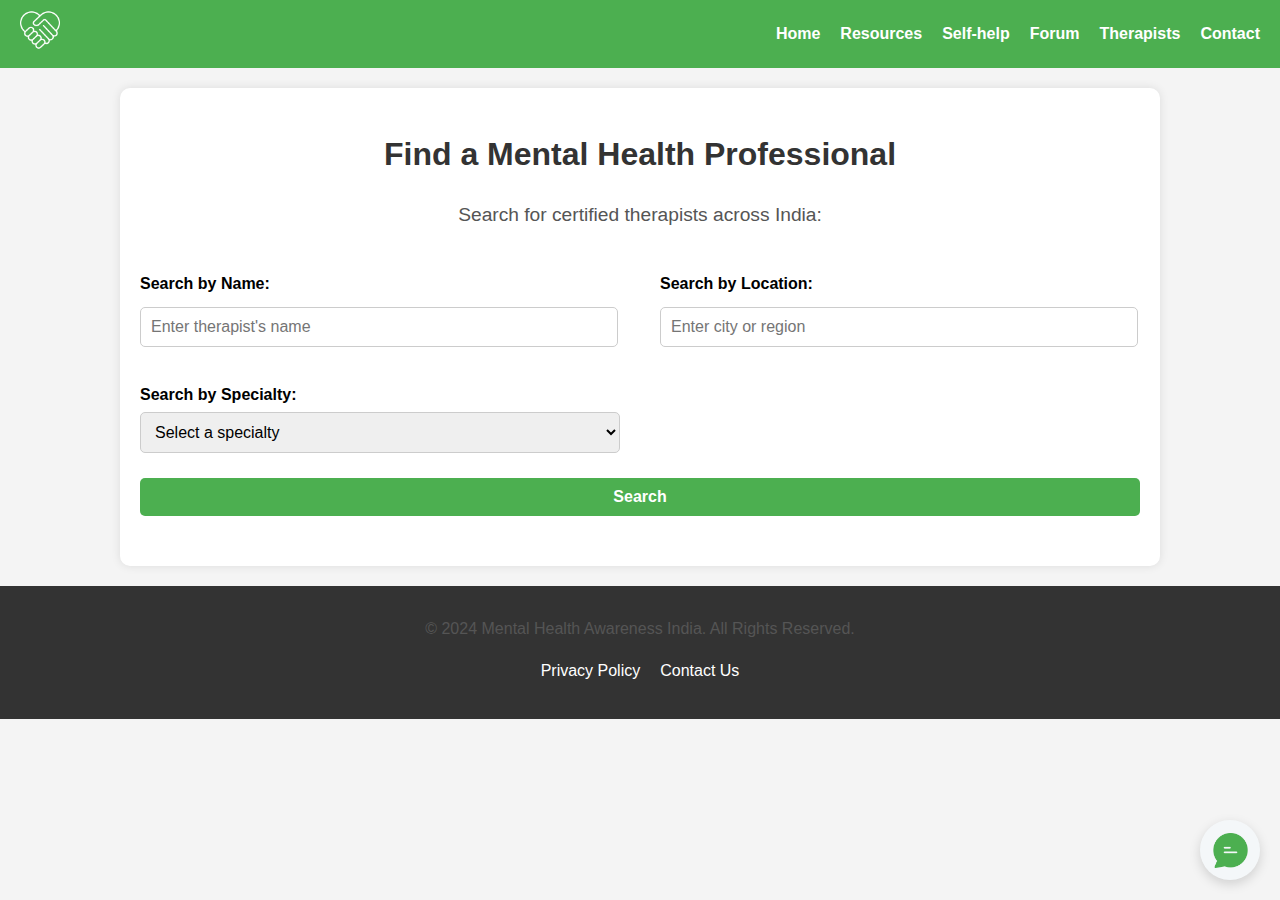
<file: therapists.html>
<!DOCTYPE html>
<html lang="en">
<head>
    <meta charset="UTF-8">
    <meta name="viewport" content="width=device-width, initial-scale=1.0">
    <meta http-equiv="X-UA-Compatible" content="ie=edge">
    <title>Mental Health Awareness India</title>
    <link rel="stylesheet" href="styles.css">
</head>
<body>
    <!-- Header -->
    <header>
        <div class="logo">
            <a href="home.html">
                <img src="handshake.png" alt="">
            </a>
        </div>
        <nav>
            <ul id="nav-links">
                <li><a href="home.html">Home</a></li>
                <li><a href="resources.html">Resources</a></li>
                <li><a href="self-help.html">Self-help</a></li>
                <li><a href="forum.html">Forum</a></li>
                <li><a href="therapists.html">Therapists</a></li>
                <li><a href="contact.html">Contact</a></li>
            </ul>
        </nav>
        <div class="hamburger" onclick="toggleMenu()">&#9776;</div>
    </header> 

    <section id="find-professional">
        <h1>Find a Mental Health Professional</h1>
        <p>Search for certified therapists across India:</p>
        
        <form id="search-form">
            <!-- Search by name -->
            <div class="form-group">
                <label for="name">Search by Name:</label>
                <input type="text" id="name" name="name" placeholder="Enter therapist's name">
            </div>
            
            <!-- Search by location -->
            <div class="form-group">
                <label for="location">Search by Location:</label>
                <input type="text" id="location" name="location" placeholder="Enter city or region">
            </div>
            
            <!-- Search by specialty -->
            <div class="form-group">
                <label for="specialty">Search by Specialty:</label>
                <select id="specialty" name="specialty">
                    <option value="">Select a specialty</option>
                    <option value="depression">Depression</option>
                    <option value="anxiety">Anxiety</option>
                    <option value="family">Family Therapy</option>
                    <option value="addiction">Addiction</option>
                    <option value="child">Child Therapy</option>
                    <!-- Add more specialties as needed -->
                </select>
            </div>
            
            <button type="submit">Search</button>
        </form>
    
        <!-- Search results container -->
        <div id="results">
            <!-- The search results will be dynamically populated here -->
        </div>
    </section>

    <!-- Chatbot Icon and Container -->
    <div id="chatbot-icon" onclick="toggleChatWindow()">
        <img src="images/chat.png" alt="Chatbot Icon" />
    </div>

    <div id="chatbot-container">
        <div id="chat-header">
            <h4>Chat with Us</h4>
            <button id="close-chat" onclick="toggleChatWindow()">×</button>
        </div>
        <div id="chat-window">
            <div id="chat-output"></div>
        </div>
        <div id="chat-input-area">
            <input id="chat-input" type="text" placeholder="Ask me anything..." />
            <button id="send-btn">Send</button>
        </div>
    </div>

    <!-- Footer -->
    <footer>
        <p>© 2024 Mental Health Awareness India. All Rights Reserved.</p>
        <ul>
            <li><a href="privacy.html">Privacy Policy</a></li>
            <li><a href="contact.html">Contact Us</a></li>
        </ul>
    </footer>

    <script>
        // JavaScript for toggling the dropdown menu in navbar
        function toggleMenu() {
            var navLinks = document.getElementById("nav-links");
            if (navLinks.classList.contains("open")) {
                navLinks.classList.remove("open");
            } else {
                navLinks.classList.add("open");
            }
        }

        // Filters and displays a list of therapists based on the user's input for name, location, and specialty
        document.getElementById('search-form').onsubmit = function(event) {
            event.preventDefault();

            // Fetch form data
            const name = document.getElementById('name').value.toLowerCase();
            const location = document.getElementById('location').value.toLowerCase();
            const specialty = document.getElementById('specialty').value;

            // Sample data (replace this with actual data from a database or API)
            const therapists = [
            { name: 'Dr. Anjali Mehta', location: 'Mumbai', specialty: 'Depression', phone: '9876543210' },
            { name: 'Dr. Vikram Patel', location: 'Delhi', specialty: 'Anxiety', phone: '9123456789' },
            { name: 'Dr. Neha Kumar', location: 'Bangalore', specialty: 'Child Therapy', phone: '9823456710' },
            { name: 'Dr. Aisha Khan', location: 'Hyderabad', specialty: 'Family Therapy', phone: '9876501234' },
            { name: 'Dr. Rajesh Singh', location: 'Pune', specialty: 'Addiction', phone: '9123467890' },
            { name: 'Dr. Priya Sharma', location: 'Kolkata', specialty: 'Stress Management', phone: '9812345678' },
            { name: 'Dr. Arvind Joshi', location: 'Chennai', specialty: 'Trauma Recovery', phone: '9987654321' },
            { name: 'Dr. Kavita Desai', location: 'Ahmedabad', specialty: 'Marriage Counseling', phone: '9123450987' },
            { name: 'Dr. Rakesh Gupta', location: 'Gurgaon', specialty: 'Cognitive Behavioral Therapy', phone: '9876502341' },
            { name: 'Dr. Sneha Nair', location: 'Thiruvananthapuram', specialty: 'Anxiety', phone: '9867543201' },
            { name: 'Dr. Manish Tandon', location: 'Lucknow', specialty: 'Depression', phone: '9823450987' },
            { name: 'Dr. Pooja Dutta', location: 'Chandigarh', specialty: 'Family Therapy', phone: '9123478601' },
            { name: 'Dr. Sameer Rao', location: 'Bhopal', specialty: 'Addiction', phone: '9786543012' },
            { name: 'Dr. Nisha Verma', location: 'Jaipur', specialty: 'Child Therapy', phone: '9823456701' },
            { name: 'Dr. Suresh Nair', location: 'Kochi', specialty: 'Trauma Recovery', phone: '9987453210' },
            { name: 'Dr. Suman Arora', location: 'Indore', specialty: 'Depression', phone: '9123458760' },
            { name: 'Dr. Abhay Kulkarni', location: 'Nagpur', specialty: 'Stress Management', phone: '9812345098' },
            { name: 'Dr. Shreya Das', location: 'Bhubaneswar', specialty: 'Marriage Counseling', phone: '9786543210' },
            { name: 'Dr. Sunil Rao', location: 'Mysore', specialty: 'Cognitive Behavioral Therapy', phone: '9123470987' },
            { name: 'Dr. Meera Iyer', location: 'Goa', specialty: 'Anxiety', phone: '9812345670' },
            { name: 'Dr. Harish Shetty', location: 'Patna', specialty: 'Depression', phone: '9876504321' },
            { name: 'Dr. Archana Bhat', location: 'Coimbatore', specialty: 'Family Therapy', phone: '9823456780' },
            { name: 'Dr. Amit Roy', location: 'Visakhapatnam', specialty: 'Addiction', phone: '9123458765' },
            { name: 'Dr. Ritu Sinha', location: 'Surat', specialty: 'Trauma Recovery', phone: '9876543201' }
        ];

            // Filter results
            const results = therapists.filter(therapist => {
                return (
                    (name === '' || therapist.name.toLowerCase().includes(name)) &&
                    (location === '' || therapist.location.toLowerCase().includes(location)) &&
                    (specialty === '' || therapist.specialty.toLowerCase() === specialty.toLowerCase())
                );
            });

            // Clear previous results
            const resultsDiv = document.getElementById('results');
            resultsDiv.innerHTML = ''; 

            // If results are found, display each matching therapist
            if (results.length > 0) {
                results.forEach(therapist => {
                    const resultDiv = document.createElement('div');
                    resultDiv.classList.add('result-item');
                    resultDiv.innerHTML = `
                        <h3>${therapist.name}</h3>
                        <p><strong>Location:</strong> ${therapist.location}</p>
                        <p><strong>Specialty:</strong> ${therapist.specialty}</p>
                        <p><strong>Phone:</strong> ${therapist.phone}</p>
                    `;
                    resultsDiv.appendChild(resultDiv);
                });
            } else {
                resultsDiv.innerHTML = '<p>No results found. Please try again.</p>';
            }
        };
    </script>
    <script src="chatbot.js"></script>    

</body>
</html>
</file>
<file: styles.css>
/* General Styles */
body {
    font-family: Arial, sans-serif;
    margin: 0;
    padding: 0;
    line-height: 1.6;
    background-color: #f4f4f4;
}

h1, h2, h3 {
    color: #333;
}

p {
    color: #555;
}

/* General Header Styles */
header {
    display: flex;
    justify-content: space-between;
    align-items: center;
    background-color: #4CAF50;
    padding: 10px 20px;
    color: #fff;
}

.logo img {
    height: 40px;
    width: auto;
}

header nav ul,
header navbar ul {
    list-style: none;
    display: flex;
    margin: 0;
    padding: 0;
}

header nav ul li,
header navbar ul li {
    margin-left: 20px;
}

header nav ul li a,
header navbar ul li a{
    color: #fff;
    text-decoration: none;
    font-weight: bold;
    transition: color 0.3s ease;
}

header nav ul li a:hover,
header navbar ul li a:hover {
    color: #ddd;
}

/* Hamburger Menu Styles */
.hamburger {
    display: none;
    font-size: 30px;
    cursor: pointer;
    color: #fff;
}

/* Section Styles */
section {
    padding: 20px;
    margin: 20px auto;
    max-width: 1000px;
    background-color: #fff;
    box-shadow: 0 0 10px rgba(0, 0, 0, 0.1);
    border-radius: 10px;
}

section h2 {
    margin-top: 0;
    color: #4CAF50;
}

section p {
    margin: 10px 0;
}

/* Home Section with Full-Screen Background Image */
.hero {
    height: 100vh; /* Full viewport height */
    display: flex;
    justify-content: center;
    align-items: center;
    position: relative;
    overflow: hidden;
}

.overlay {
    position: absolute;
    top: 0;
    left: 0;
    width: 100%;
    height: 100%;
    background-color: rgba(0, 0, 0, 0.5); /* Dark overlay to enhance readability */
    display: flex;
    justify-content: center;
    align-items: center;
    z-index: 1;
}

.hero-content {
    text-align: center;
    color: #fff;
    max-width: 800px;
    padding: 20px;
    animation: fadeInUp 2s ease-in-out; /* Fade-in animation */
    z-index: 2;
}

.hero h1 {
    color: #4CAF50;
    font-size: 3rem;
    margin-bottom: 20px;
    animation: slideInFromLeft 1.5s ease-in-out;
}

.hero p {
    color: #4CAF50;
    font-size: 1.2rem;
    margin-bottom: 30px;
    animation: slideInFromRight 1.5s ease-in-out;
}

.cta-button {
    background-color: #4CAF50;
    color: #fff;
    padding: 15px 30px;
    border-radius: 5px;
    text-decoration: none;
    font-size: 1.2rem;
    font-weight: bold;
    transition: background-color 0.3s ease;
}

.cta-button:hover {
    background-color: #45a049;
}

.background-slides {
    position: absolute;
    top: 0;
    left: 0;
    width: 100%;
    height: 100%;
    background: url('images/smiling.jpg') no-repeat center center/cover; /* Initial image */
    animation: slide 30s infinite; /* Change duration as needed */
}

@keyframes slide {
    0% { background-image: url('images/beach.jpg'); }
    10% { background-image: url('images/anxiety.jpg'); }
    20% { background-image: url('images/community.jpg'); }
    30% { background-image: url('images/man-battling-mental-health.jpg'); }
    40% { background-image: url('images/protest.jpg'); }
    50% { background-image: url('images/cyclists.jpg'); }
    60% { background-image: url('images/woman-comforting.jpg'); }
    70% { background-image: url('images/woman-crying.jpg'); }
    80% { background-image: url('images/ptsd.jpg'); }
    90% { background-image: url('images/self-love.jpg'); }
    100% { background-image: url('images/smiling.jpg'); } /* Loop back to the first image */
}

/* Articles Section */
.articles {
    display: flex;
    justify-content: space-between;
    margin-bottom: 20px;
}

.articles article {
    width: 45%;
    background-color: #e9f5e9;
    padding: 15px;
    border-radius: 5px;
    box-shadow: 0 0 5px rgba(0, 0, 0, 0.1);
}

.articles article h3 {
    margin-top: 0;
    color: #333;
}

/* Auth Section Styles */
#auth {
    padding: 20px;
    margin: 20px auto;
    max-width:50%;
    background-color: #fff;
    box-shadow: 0 0 10px rgba(0, 0, 0, 0.1);
    border-radius: 10px;
    text-align: center;
}

#auth img {
    height: 80px;
    width: 80px;
}

#auth h2 {
    color: #4CAF50;
}

form {
    margin: 20px 0;
}

form label {
    display: block;
    margin: 10px 0 5px;
    font-weight: bold;
}

form input[type="email"],
form input[type="password"],
form input[type="text"] {
    display: block;
    width: 95%;
    padding: 10px;
    margin: 10px 0px;
    border: 1px solid #ccc;
    border-radius: 5px;
}

form button[type="submit"] {
    background-color: #4CAF50;
    color: white;
    padding: 10px 15px;
    border: none;
    border-radius: 5px;
    cursor: pointer;
    font-weight: bold;
    /* width: 100%; Make button full width */
}

form button[type="submit"]:hover {
    background-color: #45a049;
}

#toggle-to-signup,
#toggle-to-login {
    background: none;
    border: none;
    color: #4CAF50;
    cursor: pointer;
    text-decoration: underline;
    font-weight: bold;
}

#toggle-to-signup:hover,
#toggle-to-login:hover {
    text-decoration: none; /* Remove underline on hover */
}

/* Forum Section */
#forums a,
#therapist-directory a,
#self-help a,
#crisis-support a{
    text-decoration: none;
    color: #4CAF50;
    display: inline-block;
    margin-bottom: 10px;
}

#forums a:hover,
#therapist-directory a:hover,
#self-help a:hover,
#crisis-support a:hover{
    text-decoration: underline;
}

/* Crisis Support Section */
/* ul {
    list-style: none;
    padding: 0;
}

ul li {
    margin: 10px 0;
}

ul li strong {
    font-weight: bold;
}

ul li a {
    color: #4CAF50;
    text-decoration: none;
}

ul li a:hover {
    text-decoration: underline;
} */

/* Footer Styles */
footer {
    background-color: #333;
    color: #fff;
    padding: 20px 0;
    text-align: center;
}

footer p {
    margin: 10px 0;
}

footer ul {
    list-style: none;
    padding: 0;
    display: flex;
    justify-content: center;
}

footer ul li {
    margin: 0 10px;
}

footer ul li a {
    color: #fff;
    text-decoration: none;
}

footer ul li a:hover {
    text-decoration: underline;
}

/* Help Others Section Styles */
.help-others-title{
    font-size: 30px;
    text-transform: uppercase;
    color: #4CAF50;
}

.help-others-acquaintance-struggling {
    height: auto;
}

.help-others-row-one, .help-others-row-two, .help-others-row-three, .help-others-row-four {
    height: auto;
    display: flex;
}

.help-others-portion-left {
    float: left;
    width: 50%;
    text-align: center;
    margin-bottom: 20px;
    overflow: auto;
}

.help-others-portion-right {
    float: right;
    width: 50%;
    text-align: center;
    margin-bottom: 20px;
    overflow: auto;
}

.portion-img {
    overflow: hidden;
    display: flex; /* display:flex and align-items:center used to vertically align images into the center of the container */
    align-items: center;
    justify-content: center;
    height: auto;
}

.portion-img img {
    width: 75%;
}

.portion-heading {
    font-size: 24px;
    font-weight: 600;
    width: 75%;
    margin-left: auto;
    margin-right: auto;
    padding-top: 16px;
    padding-bottom: 32px;
    height: auto;
}

.portion-body {
    font-size: 16px;
    width: 75%;
    margin-left: auto;
    margin-right: auto;
    height: auto;
    overflow: hidden; /* change the height settings for .portion-body, .portion-heading and 
    .help-others-portion-left & -right in other screen sizes*/
}

.help-others-tips div {
    width: 70%;
    margin-left: auto;
    margin-right: auto;
    font-size: 32px;
    text-align: center;
    font-weight: 600;
    padding-bottom: 40px;
}

/* contact section */
#help-yourself-suicide-hotlines {
    background-color: #030303;
    opacity: 0.75;
    color: white;
    padding-bottom: 100px;
}

#help-yourself-suicide-hotlines .main-header {
    padding: 20px;
    font-size: 32px;
    font-weight: bold;
    color: #4CAF50;
    text-align:  center;
}

.suicide-hotlines-body {
    height: 500px;
    width: 67%;
    margin-left: auto;
    margin-right: auto;
    text-align: center;
    overflow-y: scroll;
    border: 5px solid #4CAF50;
    padding-bottom: 62px;
}

.suicide-hotlines-title {
    font-size: 24px;
    padding-top: 62px;
    color: #4CAF50;
    font-weight: 600;
}

.suicide-hotlines-country {
    color: #ffffff;
    font-size: 24px;
    padding-top: 62px;
    font-weight: 500;
    text-transform: uppercase;
    text-decoration: underline;
}

.suicide-hotlines-organization {
    color:  #ffffff; 
    padding-top: 40px;
    padding-bottom: 5px;
    font-size: 16px;
    width: 95%;
    margin-left: auto;
    margin-right: auto;
}

.suicide-hotlines-link {
    width: 95%;
    margin-left: auto;
    margin-right: auto;
    text-decoration: none;
}

.suicide-hotlines-link a {
    text-decoration: none;
    padding-top: 5px;
    font-size: 16px; 
    word-wrap: break-word; 
    color: #4CAF50;
}

.suicide-hotlines-phone, .suicide-hotlines-email {
    width: 95%;
    margin-left: auto;
    margin-right: auto;
    text-decoration: none;
}

.suicide-hotlines-phone a, .suicide-hotlines-email a {
    font-size: 16px;
    color: #ffffff;
    padding-top: 5px;
    letter-spacing: 1px;
    text-decoration: none;
}

.spread-the-word-full-image-white-to-black {
    background: linear-gradient(#f4f4f4 50%, #030303 50%);
    box-shadow: none;
    margin: 0;
    padding: 0;
    max-width: 100vw;
    border-radius: 0px;
}

.spread-the-word-full-image-white-to-black img {
    width: 85%;
    height: auto;
    display: block;
    margin-left: auto;
    margin-right: auto;
    border-radius: 5%;
}

.suicide-prevention {
    margin: 0;
    padding: 0;
    max-width: 100vw;
    border-radius: 0;
    padding-top: 62px;
    padding-bottom: 124px;
    background-color: #030303;
}

.suicide-prevention-week {
    text-align: center;
}

.suicide-week-heading {
    font-size: 40px;
    font-weight: 500;
    color: #FF6347;
    width: 67%;
    padding-top: 62px;
    margin-left: auto;
    margin-right: auto;
}

.suicide-week-body {
    font-size: 24px;
    font-weight: 400;
    color: #ffffff;
    width: 50%;
    padding-top: 62px;
    margin-left: auto;
    margin-right: auto;
}

#help-yourself-resources {
    text-align: center;
}

.help-yourself-resources-videos {
    margin-top: -32px;
    padding-bottom: 96px;
}

.help-yourself-resources-videos iframe {
    margin-left: auto;
    margin-right: auto;
    display: block;
    border-radius: 2%;
    margin-top: 96px;
}

.help-yourself-resources-videos iframe {
    width: 67%;
    height: 480px;
    border: none;
}

.help-yourself-resources-links {
    padding-top: 30px;
}

.help-yourself-resources-links a {
    display: block;
    width: 70%;
    margin-left: auto;
    margin-right: auto;
    font-size: 24px;
    color: #49A4D5;
    padding-bottom: 62px;
    text-align: center;
}

.help-yourself-resources-links a:hover {
    text-decoration: none;
    color: #49A4D5;
}

.help-yourself-resources-links .fa-angle-right {
    color: #49A4D5; /* the color of the icon should match the color of the text */
}

#mood-tracker h1,
#stress-management h1,
#guided-meditation h1{
    color: #4CAF50;
}

#mood-tracker h2,
#stress-management h2,
#guided-meditation h2{
    color: black;
}

/* Form styling */
#mood-form {
    display: flex;
    flex-direction: column;
    gap: 10px;
    margin: 20px 25%;
}

#mood-form label {
    font-size: 1.1rem;
    font-weight: bold;
    color: #333;
}

#mood-form select, 
#mood-form textarea {
    width: 100%;
    padding: 10px;
    border: 1px solid #ccc;
    border-radius: 5px;
    font-size: 1rem;
    outline: none;
    transition: border-color 0.3s ease;
}

#mood-form textarea {
    width: 95%;
}

#mood-form select:focus, 
#mood-form textarea:focus {
    border-color: #4CAF50; /* Green border on focus */
}

/* Button styling */
#mood-form button {
    background-color: #4CAF50; /* Green button */
    color: #fff;
    padding: 12px;
    font-size: 1.2rem;
    font-weight: bold;
    border: none;
    border-radius: 5px;
    cursor: pointer;
    transition: background-color 0.3s ease;
}

#mood-form button:hover {
    background-color: #45a049; /* Darker green on hover */
}

.mood-container {
    display: flex;
    justify-content: space-between;
    margin-top: 70px;
}

.mood-history-container {
    width: 48%;
    background-color: #fff;
}

/* Mood History section */
#mood-history {
    height: 210px;
    overflow-y: scroll;
    margin-top: 30px;
    padding: 10px;
    background-color: #e8f5e9; /* Light green background */
    border-radius: 10px;
}

.graph-container {
    width: 48%;
    background-color: #fff;
}

#mood-graph {
    height: 210px !important;
    margin-top: 30px;
    padding: 10px;
    background-color: #e8f5e9;
    border-radius: 10px;
    box-sizing: content-box !important;
}

#mood-tracker #mood-history-form{
    margin: 20px 25%;
    width: 50%;
}

#mood-tracker button{
    width: 100%;
    background-color: #4CAF50; /* Green button */
    color: #fff;
    padding: 12px;
    font-size: 1.2rem;
    font-weight: bold;
    border: none;
    border-radius: 5px;
    cursor: pointer;
    transition: background-color 0.3s ease;
}

#peer-support-forum {
    padding: 20px;
    background-color: #f8f9fa;
}

.forum-container {
    display: flex;
    justify-content: space-between;
    gap: 20px;
}

.discussion-section, .post-form-section {
    flex: 1;
    background-color: #fff;
    padding: 20px;
    border-radius: 8px;
    box-shadow: 0 2px 10px rgba(0, 0, 0, 0.1);
}

#forum-posts {
    height: 70vh;
    overflow-y: scroll;
}

.post {
    margin-bottom: 20px;
    padding: 10px;
    border: 1px solid #e0e0e0;
    border-radius: 5px;
}

.post h3 {
    margin: 0;
}

.post small {
    color: #888;
}

.post-form-section label {
    display: block;
    margin: 5px;
}

#post-form-section input[type="text"], textarea {
    width: 95%;
    padding: 10px;
    margin-bottom: 15px;
    border: 1px solid #ddd;
    border-radius: 5px;
}

#post-form-section button {
    padding: 10px 15px;
    background-color: #4CAF50;
    color: white;
    border: none;
    border-radius: 5px;
    cursor: pointer;
    transition: background-color 0.3s;
}

#post-form-section button:hover {
    background-color: #45a049;
}

#find-professional {
    /* width: 100%;
    max-width: 900px; */
    margin: 20px auto;
    padding: 20px;
}

#find-professional h1 {
    text-align: center;
    margin-bottom: 20px;
}

#find-professional p {
    text-align: center;
    font-size: 1.2em;
    margin-bottom: 30px;
}

#search-form {
    display: flex;
    flex-wrap: wrap;
    justify-content: space-between;
}

.form-group {
    width: 48%;
    margin-bottom: 15px;
}

.form-group label {
    display: block;
    margin-bottom: 5px;
    font-weight: bold;
}

.form-group input,
.form-group select {
    width: 100%;
    padding: 10px;
    font-size: 1em;
    border: 1px solid #ccc;
    border-radius: 5px;
}

#search-form button {
    width: 100%;
    padding: 10px;
    background-color: #4CAF50;
    color: white;
    font-size: 1em;
    border: none;
    border-radius: 5px;
    cursor: pointer;
    margin-top: 10px;
}

#search-form button:hover {
    background-color: #45a049;
}

/* Search results styling */
#results {
    margin-top: 30px;
}

.result-item {
    background-color: #f9f9f9;
    padding: 15px;
    border: 1px solid #ddd;
    border-radius: 5px;
    margin-bottom: 10px;
}

.result-item h3 {
    margin: 0;
}

.result-item p {
    margin: 5px 0;
}

/* Chatbot Icon */
#chatbot-icon {
    position: fixed;
    bottom: 20px;
    right: 20px;
    width: 60px;
    height: 60px;
    background-color: #f4f7f9;
    border-radius: 50%;
    cursor: pointer;
    display: flex;
    justify-content: center;
    align-items: center;
    box-shadow: 0px 4px 12px rgba(0, 0, 0, 0.15);
    z-index: 1000;
}

#chatbot-icon img {
    width: 35px;
    height: 35px;
}

/* Chat Window */
#chatbot-container {
    position: fixed;
    bottom: 90px;
    right: 20px;
    width: 320px;
    height: 400px;
    background-color: white;
    box-shadow: 0px 8px 16px rgba(0, 0, 0, 0.2);
    border-radius: 10px;
    z-index: 999;
    display: none;
    flex-direction: column;
    font-family: Arial, sans-serif;
    overflow: hidden;
}

/* Chat Header */
#chat-header {
    background-color: #4CAF50;
    color: white;
    padding: 10px;
    text-align: center;
    position: relative;
    border-top-left-radius: 10px;
    border-top-right-radius: 10px;
}

#chat-header h4 {
    margin: 0;
    font-size: 18px;
}

#close-chat {
    position: absolute;
    top: 10px;
    right: 10px;
    background: none;
    border: none;
    color: white;
    font-size: 20px;
    cursor: pointer;
}

/* Chat Window Output */
#chat-window {
    flex: 1;
    padding: 10px;
    overflow-y: scroll;
    background-color: #f4f7f9;
    background-image: url("images/handshake.png");
    background-size: 65%;
    background-position: center; /* Center the image */
    background-repeat: no-repeat; /* Prevent the image from repeating */
}

#chat-output {
    display: flex;
    flex-direction: column;
}

.user-message, .bot-message {
    padding: 10px;
    margin: 5px;
    border-radius: 10px;
    max-width: 80%;
}

.user-message {
    align-self: flex-end;
    background-color: #888;
    color: #f1f1f1;
}

.bot-message {
    align-self: flex-start;
    background-color: #f1f1f1;
    color: #333;
}

/* Chat Input Area */
#chat-input-area {
    display: flex;
    border-top: 1px solid #ddd;
}

#chat-input {
    flex: 1;
    padding: 10px;
    border: none;
    outline: none;
    font-size: 16px;
}

#send-btn {
    background-color: #4CAF50;
    color: white;
    border: none;
    padding: 10px;
    cursor: pointer;
    font-size: 16px;
    transition: background-color 0.3s ease;
}

/* Responsive Styles */
@media (max-width: 768px) {
    /* Hide the main navigation initially */
    header nav ul {
        display: none;
        flex-direction: column;
        position: absolute;
        top: 60px; /* Adjust to position the dropdown correctly */
        right: 0;
        background-color: #4CAF50;
        width: 100%;
    }

    header nav ul {
        z-index: 10; /* Higher z-index for the dropdown */
        position: absolute; /* Ensure it positions correctly */
        top: 60px; /* Adjust as needed */
        right: 0;
        background-color: #4CAF50; /* Ensure dropdown background is visible */
    }

    /* Show hamburger icon on small screens */
    .hamburger {
        display: block;
    }

    /* When the nav is open, show the links vertically */
    header nav ul.open {
        display: flex;
    }

    /* Stack the menu items */
    header nav ul li {
        margin: 15px 0;
        text-align: center;
    }

    .hero {
        position: relative; /* Ensure home section has positioning */
        z-index: 1; /* Lower z-index for home section */
    }

    #auth {
        max-width:95%;
    }

    form input[type="email"],
    form input[type="password"] {
        width: 90%;
    }

    .articles {
        flex-direction: column;
        margin-bottom: 0;
    }

    .articles article {
        width: 95%;
        margin-bottom: 20px;
    }

    .help-others-title{
        box-shadow: none;
        font-size: 24px;
        text-transform: uppercase;
    }

    .help-others-row-one, .help-others-row-two, .help-others-row-three, .help-others-row-four {
        flex-direction: column;
    }

    .help-others-portion-left,
    .help-others-portion-right{
        width: 100%;
    }

    .portion-heading {
        font-size: 16px;
    }

    .help-others-tips div {
        font-size: 16px;
    }

    .help-yourself-resources-links a{
        font-size: 16px;
    }

    .help-yourself-resources-videos iframe {
        width: 67%;
        height: 250px;
        border: none;
    }

    #mood-form {
        margin: 10px 10%;
    }

    .mood-container {
        flex-direction: column;
    }

    .mood-history-container,
    .graph-container {
        width: 95%; /* Adjust as needed */
    }

    .graph-container{
        margin-top: 30px;
    }

    #mood-tracker #mood-history-form{
        margin: 20px 10%;
        width: 80%;
    }

    #mood-tracker #mood-history-form button{
        width: 100%;
    }

    .forum-container {
        flex-direction: column; /* Side by side on larger screens */
    }

    .form-group {
        width: 100%;
    }

    #chatbot-container {
        width: 90%;
        right: 5%;
    }

    #chatbot-icon {
        width: 50px;
        height: 50px;
    }

    #chatbot-icon img {
        width: 30px;
        height: 30px;
    }

    .user-message, .bot-message {
        padding: 5px 10px;
        font-size: 12px;
    }

    .suicide-hotlines-body {
        width: 87%;
    }
}

@media (max-width: 400px) {
    .hero h1 {
        margin-top: 0px;
    }
    
    .cta-button {
        padding: 15px 15px;
    }   
}

/* Animations */
@keyframes fadeInUp {
    0% {
        opacity: 0;
        transform: translateY(20px);
    }
    100% {
        opacity: 1;
        transform: translateY(0);
    }
}

@keyframes slideInFromLeft {
    0% {
        opacity: 0;
        transform: translateX(-100px);
    }
    100% {
        opacity: 1;
        transform: translateX(0);
    }
}

@keyframes slideInFromRight {
    0% {
        opacity: 0;
        transform: translateX(100px);
    }
    100% {
        opacity: 1;
        transform: translateX(0);
    }
}
</file>
